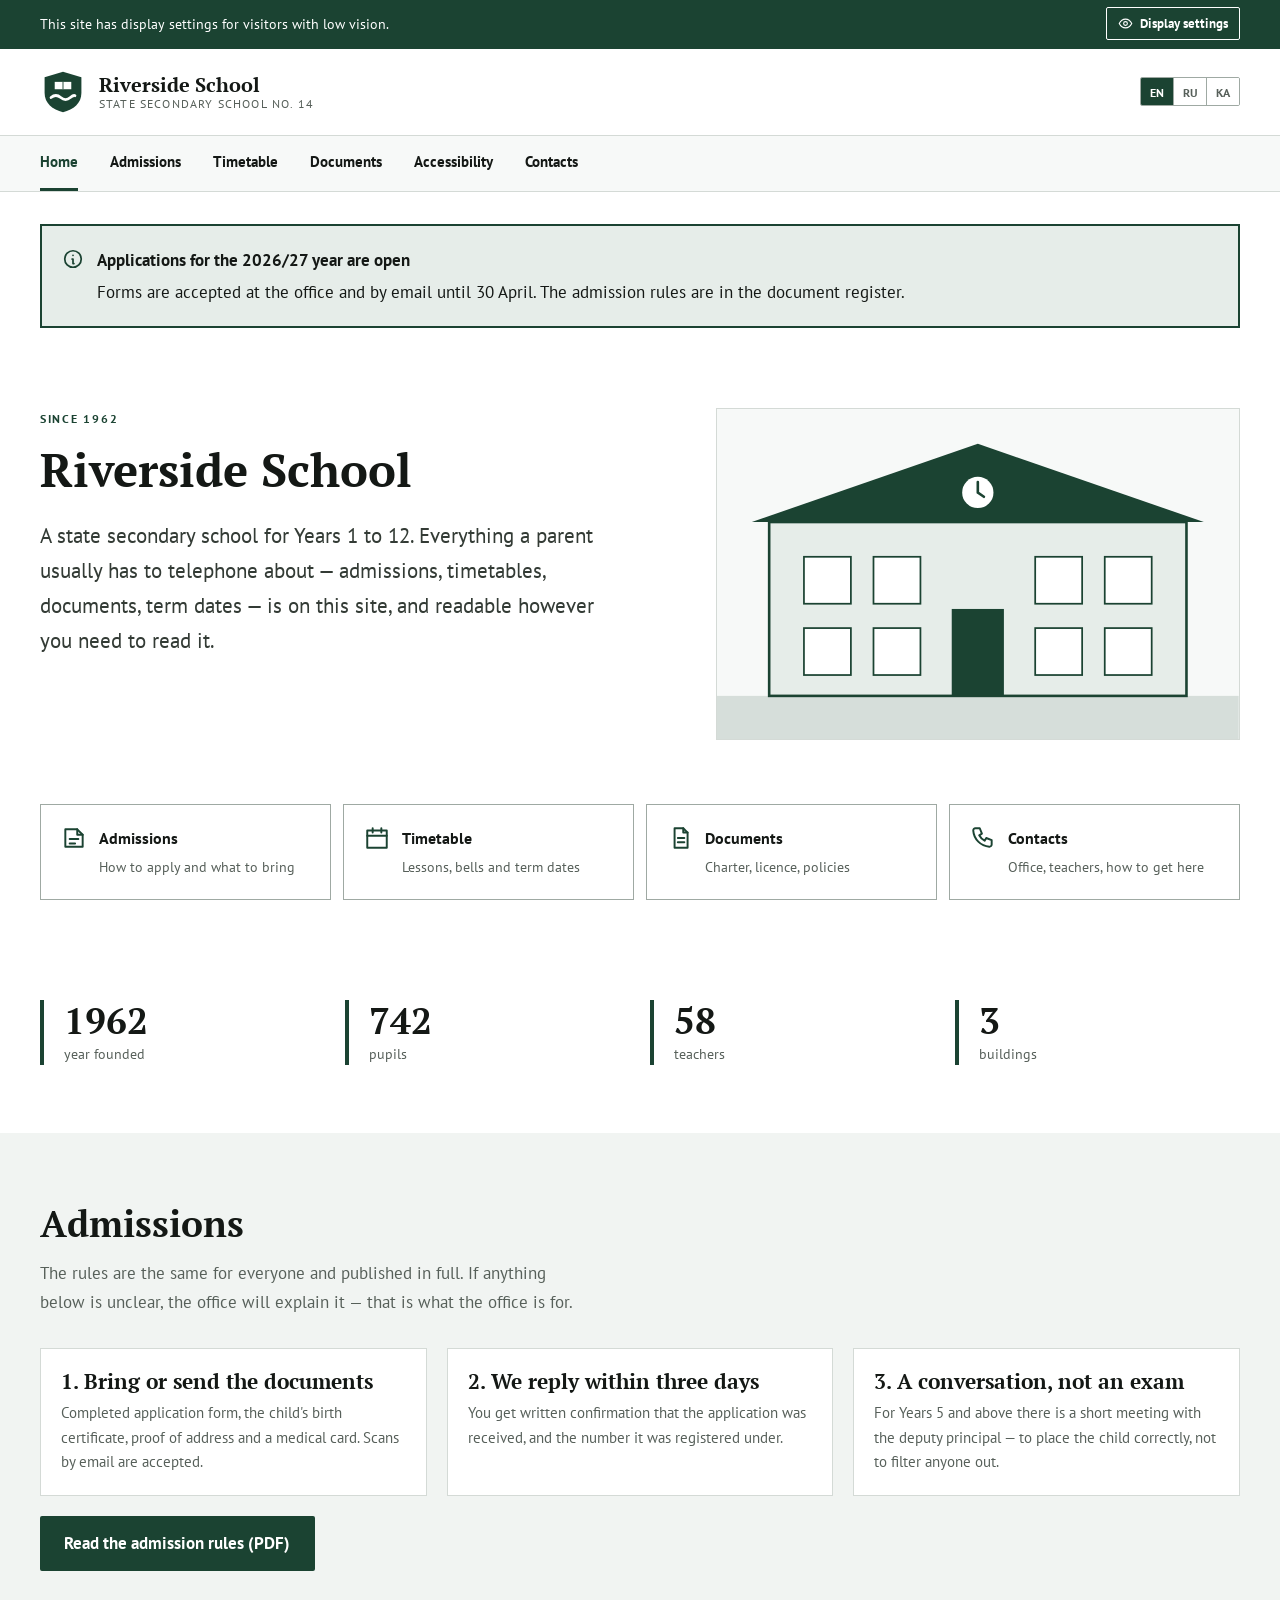
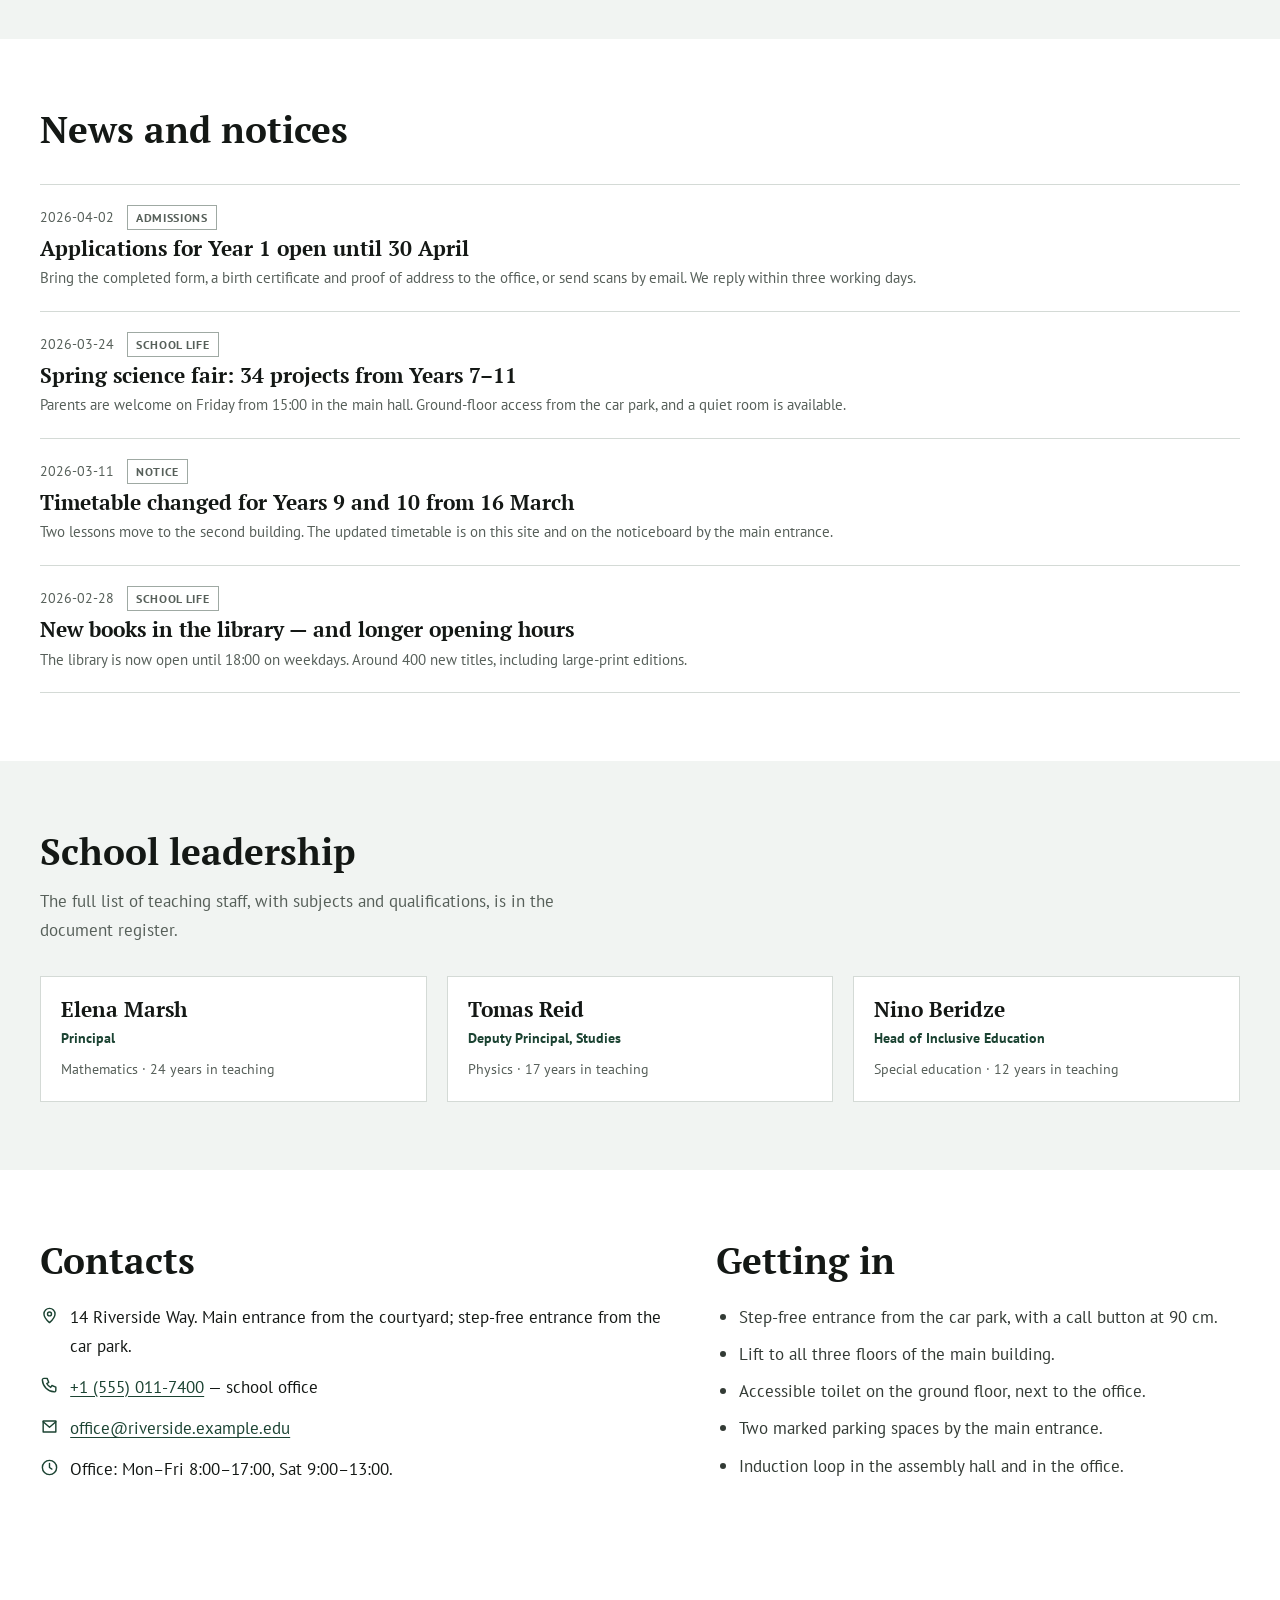
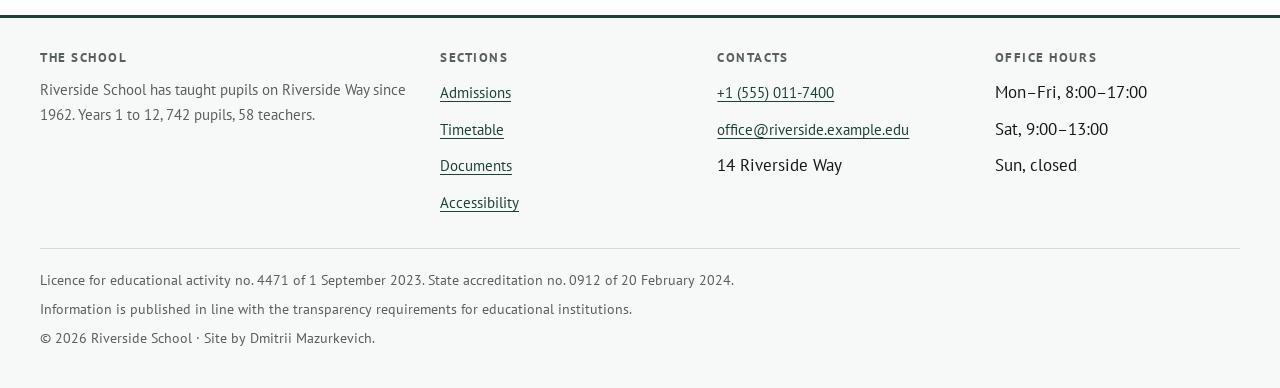
<file: index.html>
<!DOCTYPE html>
<html lang="en">
<head>
<meta charset="utf-8">
<meta name="viewport" content="width=device-width, initial-scale=1">
<title data-i18n="home.metaTitle">Riverside School — state secondary school no. 14</title>
<meta name="description" data-i18n-attr="content:home.metaDesc" content="Riverside School: admissions, timetable, documents, staff and contacts. An accessible site with display settings for visitors with low vision.">
<meta name="theme-color" content="#1B4332">
<link rel="canonical" href="https://dmitrii-mazurkevich.github.io/accessible-school-website/">
<link rel="alternate" hreflang="en" href="https://dmitrii-mazurkevich.github.io/accessible-school-website/?lang=en">
<link rel="alternate" hreflang="ru" href="https://dmitrii-mazurkevich.github.io/accessible-school-website/?lang=ru">
<link rel="alternate" hreflang="ka" href="https://dmitrii-mazurkevich.github.io/accessible-school-website/?lang=ka">
<link rel="icon" href="data:image/svg+xml,%3Csvg xmlns='http://www.w3.org/2000/svg' viewBox='0 0 100 100'%3E%3Crect width='100' height='100' fill='%231B4332'/%3E%3Cpath d='M20 62c8-7 16-7 24 0s16 7 24 0 12-5 12-5' stroke='%23fff' stroke-width='7' fill='none' stroke-linecap='round'/%3E%3Cpath d='M30 24h40v18H30z' fill='%23fff'/%3E%3C/svg%3E">
<link rel="preconnect" href="https://fonts.googleapis.com">
<link rel="preconnect" href="https://fonts.gstatic.com" crossorigin>
<link rel="stylesheet" href="https://fonts.googleapis.com/css2?family=PT+Serif:wght@400;700&family=PT+Sans:wght@400;700&family=Noto+Sans+Georgian:wght@400;700&family=Noto+Serif+Georgian:wght@400;700&display=swap">
<link rel="stylesheet" href="assets/css/main.css">
<script>
/* Language and display settings are restored before the first paint, so a
   visitor who needs large white-on-black text never sees the default scheme. */
(function () {
  var d = document.documentElement, langs = ['en', 'ru', 'ka'], lang = null;
  var p = location.search.match(/[?&]lang=([a-z]{2})/i);
  if (p && langs.indexOf(p[1].toLowerCase()) > -1) lang = p[1].toLowerCase();
  if (!lang) { try { var s = localStorage.getItem('rs-lang'); if (langs.indexOf(s) > -1) lang = s; } catch (e) {} }
  if (!lang) {
    lang = 'en';
  }
  d.setAttribute('data-lang', lang);
  if (lang !== 'en') { d.className += ' i18n-pending'; setTimeout(function () { d.classList.remove('i18n-pending'); }, 1200); }

  try {
    var a = JSON.parse(localStorage.getItem('rs-a11y') || '{}');
    if (a.size && a.size !== 'normal') d.setAttribute('data-a11y-size', a.size);
    if (a.scheme && a.scheme !== 'normal') d.setAttribute('data-a11y-scheme', a.scheme);
    if (a.spacing && a.spacing !== 'normal') d.setAttribute('data-a11y-spacing', a.spacing);
    if (a.images === 'off') d.setAttribute('data-a11y-images', 'off');
  } catch (e) {}
})();
</script>
<script type="application/ld+json">
{
  "@context": "https://schema.org",
  "@type": "School",
  "name": "Riverside School",
  "url": "https://dmitrii-mazurkevich.github.io/accessible-school-website/",
  "telephone": "+1-555-011-7400",
  "email": "office@riverside.example.edu",
  "foundingDate": "1962",
  "address": { "@type": "PostalAddress", "streetAddress": "14 Riverside Way" },
  "availableLanguage": ["en", "ru", "ka"]
}
</script>
</head>

<body>
<a class="skip-link" href="#main" data-i18n="nav.skip">Skip to content</a>

<div class="a11y-bar">
  <div class="container">
    <div class="a11y-bar__row">
      <span data-i18n="a11y.barIntro">This site has display settings for visitors with low vision.</span>
      <button class="a11y-btn" type="button" data-a11y-toggle aria-expanded="false" aria-controls="a11y-panel">
        <svg viewBox="0 0 24 24" fill="none" stroke="currentColor" stroke-width="1.8" stroke-linecap="round" stroke-linejoin="round" aria-hidden="true"><path d="M2 12s3.5-7 10-7 10 7 10 7-3.5 7-10 7-10-7-10-7z"/><circle cx="12" cy="12" r="3"/></svg>
        <span data-a11y-toggle-label data-i18n="a11y.panelOpen">Display settings</span>
      </button>
    </div>
  </div>
</div>

<section class="a11y-panel" id="a11y-panel" aria-label="Display settings" data-i18n-attr="aria-label:a11y.panelTitle" hidden>
  <div class="container">
    <div class="a11y-panel__grid">
      <fieldset>
        <legend data-i18n="a11y.size">Text size</legend>
        <div class="opt-row">
          <label class="opt opt--a1"><input type="radio" name="a11y-size" value="normal" checked><span>A</span></label>
          <label class="opt opt--a2"><input type="radio" name="a11y-size" value="large"><span>A</span></label>
          <label class="opt opt--a3"><input type="radio" name="a11y-size" value="xlarge"><span>A</span></label>
        </div>
      </fieldset>

      <fieldset>
        <legend data-i18n="a11y.colours">Colours</legend>
        <div class="opt-row">
          <label class="opt"><input type="radio" name="a11y-scheme" value="normal" checked><span data-i18n="a11y.schemeNormal">Normal</span></label>
          <label class="opt"><input type="radio" name="a11y-scheme" value="contrast"><span data-i18n="a11y.schemeContrast">High contrast</span></label>
          <label class="opt"><input type="radio" name="a11y-scheme" value="inverted"><span data-i18n="a11y.schemeInverted">White on black</span></label>
        </div>
      </fieldset>

      <fieldset>
        <legend data-i18n="a11y.spacing">Letter spacing</legend>
        <div class="opt-row">
          <label class="opt"><input type="radio" name="a11y-spacing" value="normal" checked><span data-i18n="a11y.spacingNormal">Normal</span></label>
          <label class="opt"><input type="radio" name="a11y-spacing" value="wide"><span data-i18n="a11y.spacingWide">Wide</span></label>
        </div>
      </fieldset>

      <fieldset>
        <legend data-i18n="a11y.images">Images</legend>
        <div class="opt-row">
          <label class="opt"><input type="radio" name="a11y-images" value="on" checked><span data-i18n="a11y.imagesOn">Show</span></label>
          <label class="opt"><input type="radio" name="a11y-images" value="off"><span data-i18n="a11y.imagesOff">Hide</span></label>
        </div>
      </fieldset>
    </div>

    <div class="a11y-panel__foot">
      <button class="btn btn--outline" type="button" data-a11y-reset data-i18n="a11y.reset">Reset to default</button>
      <span data-i18n="a11y.saved">Your choice is remembered on this device and applies to every page.</span>
    </div>
  </div>
</section>

<p class="visually-hidden" id="a11y-live" role="status" aria-live="polite"></p>

<header class="site-header">
  <div class="container">
    <div class="masthead">
      <a class="crest" href="index.html">
        <svg class="crest__art" viewBox="0 0 100 100" role="img" aria-label="Riverside School crest">
          <path d="M50 6 90 18v34c0 22-17 36-40 42C27 88 10 74 10 52V18z" fill="var(--accent)"/>
          <path d="M24 62c7-6 14-6 21 0s14 6 21 0 10-4 10-4" stroke="var(--accent-ink)" stroke-width="6" fill="none" stroke-linecap="round"/>
          <rect x="32" y="28" width="36" height="16" fill="var(--accent-ink)"/>
          <path d="M50 28v16" stroke="var(--accent)" stroke-width="2"/>
        </svg>
        <span class="crest__text">
          <span class="crest__name">Riverside School</span>
          <span class="crest__sub" data-i18n="crest.sub">State secondary school no. 14</span>
        </span>
      </a>
      <div class="masthead__actions">
        <div class="lang" role="group" aria-label="Language" data-i18n-attr="aria-label:nav.language">
          <button type="button" data-lang="en" aria-pressed="true">EN</button>
          <button type="button" data-lang="ru" aria-pressed="false">RU</button>
          <button type="button" data-lang="ka" aria-pressed="false">KA</button>
        </div>
        <button class="icon-btn nav-toggle" type="button" aria-expanded="false" aria-controls="mobile-menu" data-i18n-attr="aria-label:nav.menu" aria-label="Open menu">
          <svg viewBox="0 0 24 24" fill="none" stroke="currentColor" stroke-width="1.9" stroke-linecap="round" aria-hidden="true"><path d="M4 7h16M4 12h16M4 17h16"/></svg>
        </button>
      </div>
    </div>
  </div>

  <nav class="mainnav" aria-label="Main" data-i18n-attr="aria-label:nav.main">
    <div class="container">
      <ul>
        <li><a href="index.html" aria-current="page" data-i18n="nav.home">Home</a></li>
        <li><a href="index.html#admissions" data-i18n="nav.admissions">Admissions</a></li>
        <li><a href="timetable.html" data-i18n="nav.timetable">Timetable</a></li>
        <li><a href="documents.html" data-i18n="nav.documents">Documents</a></li>
        <li><a href="accessibility.html" data-i18n="nav.accessibility">Accessibility</a></li>
        <li><a href="index.html#contacts" data-i18n="nav.contacts">Contacts</a></li>
      </ul>
    </div>
  </nav>

  <div class="mobile-menu" id="mobile-menu">
    <div class="container">
    <a href="index.html" data-i18n="nav.home">Home</a>
    <a href="index.html#admissions" data-i18n="nav.admissions">Admissions</a>
    <a href="timetable.html" data-i18n="nav.timetable">Timetable</a>
    <a href="documents.html" data-i18n="nav.documents">Documents</a>
    <a href="accessibility.html" data-i18n="nav.accessibility">Accessibility</a>
    <a href="index.html#contacts" data-i18n="nav.contacts">Contacts</a>
    </div>
  </div>
</header>

<main id="main">

  <div class="container section--tight">
    <div class="notice">
      <svg viewBox="0 0 24 24" fill="none" stroke="currentColor" stroke-width="1.9" stroke-linecap="round" stroke-linejoin="round" aria-hidden="true"><circle cx="12" cy="12" r="9"/><path d="M12 8h.01M11 12h1v5h1"/></svg>
      <p>
        <b data-i18n="home.noticeT">Applications for the 2026/27 year are open</b>
        <span data-i18n="home.noticeB">Forms are accepted at the office and by email until 30 April. The admission rules are in the document register.</span>
      </p>
    </div>
  </div>

  <section class="hero">
    <div class="container">
      <div class="hero__grid">
        <div>
          <span class="eyebrow" data-i18n="home.eyebrow">Since 1962</span>
          <h1 class="hero__title" data-i18n="home.title">Riverside School</h1>
          <p class="hero__lede" data-i18n="home.lede">
            A state secondary school for Years 1 to 12. Everything a parent usually has to
            telephone about — admissions, timetables, documents, term dates — is on this site,
            and readable however you need to read it.
          </p>
        </div>
        <div class="illus">
          <svg viewBox="0 0 600 380" role="img" aria-label="Illustration of the school building">
            <rect width="600" height="380" fill="var(--surface-2)"/>
            <rect x="60" y="130" width="480" height="200" fill="var(--accent-soft)" stroke="var(--accent)" stroke-width="3"/>
            <path d="M40 130 300 40l260 90z" fill="var(--accent)"/>
            <rect x="270" y="230" width="60" height="100" fill="var(--accent)"/>
            <g fill="var(--surface)" stroke="var(--accent)" stroke-width="2">
              <rect x="100" y="170" width="54" height="54"/><rect x="180" y="170" width="54" height="54"/>
              <rect x="366" y="170" width="54" height="54"/><rect x="446" y="170" width="54" height="54"/>
              <rect x="100" y="252" width="54" height="54"/><rect x="180" y="252" width="54" height="54"/>
              <rect x="366" y="252" width="54" height="54"/><rect x="446" y="252" width="54" height="54"/>
            </g>
            <rect x="0" y="330" width="600" height="50" fill="var(--accent)" opacity=".15"/>
            <circle cx="300" cy="96" r="18" fill="var(--surface)"/>
            <path d="M300 84v12l7 5" stroke="var(--accent)" stroke-width="3" fill="none" stroke-linecap="round"/>
          </svg>
        </div>
      </div>
    </div>
  </section>

  <section class="section--tight">
    <div class="container">
      <h2 class="visually-hidden" data-i18n="home.quickTitle">Frequently used pages</h2>
      <div class="quick">
        <a href="#admissions">
          <svg viewBox="0 0 24 24" fill="none" stroke="currentColor" stroke-width="1.8" stroke-linecap="round" stroke-linejoin="round" aria-hidden="true"><path d="M4 4h11l5 5v11H4z"/><path d="M15 4v5h5M8 13h8M8 17h5"/></svg>
          <span><b data-i18n="nav.admissions">Admissions</b><span data-i18n="quick.admissions">How to apply and what to bring</span></span>
        </a>
        <a href="timetable.html">
          <svg viewBox="0 0 24 24" fill="none" stroke="currentColor" stroke-width="1.8" stroke-linecap="round" stroke-linejoin="round" aria-hidden="true"><rect x="3" y="5" width="18" height="16"/><path d="M3 10h18M8 3v4M16 3v4"/></svg>
          <span><b data-i18n="nav.timetable">Timetable</b><span data-i18n="quick.timetable">Lessons, bells and term dates</span></span>
        </a>
        <a href="documents.html">
          <svg viewBox="0 0 24 24" fill="none" stroke="currentColor" stroke-width="1.8" stroke-linecap="round" stroke-linejoin="round" aria-hidden="true"><path d="M7 3h8l4 4v14H7z"/><path d="M15 3v4h4M10 12h6M10 16h6"/></svg>
          <span><b data-i18n="nav.documents">Documents</b><span data-i18n="quick.documents">Charter, licence, policies</span></span>
        </a>
        <a href="#contacts">
          <svg viewBox="0 0 24 24" fill="none" stroke="currentColor" stroke-width="1.8" stroke-linecap="round" stroke-linejoin="round" aria-hidden="true"><path d="M5 3h4l2 5-2.5 1.5a12 12 0 0 0 5 5L15 12l5 2v4a2 2 0 0 1-2.2 2A16 16 0 0 1 3 5.2 2 2 0 0 1 5 3z"/></svg>
          <span><b data-i18n="nav.contacts">Contacts</b><span data-i18n="quick.contacts">Office, teachers, how to get here</span></span>
        </a>
      </div>
    </div>
  </section>

  <section class="section">
    <div class="container">
      <div class="facts">
        <div class="fact"><div class="fact__value">1962</div><div class="fact__label" data-i18n="fact.founded">year founded</div></div>
        <div class="fact"><div class="fact__value">742</div><div class="fact__label" data-i18n="fact.pupils">pupils</div></div>
        <div class="fact"><div class="fact__value">58</div><div class="fact__label" data-i18n="fact.teachers">teachers</div></div>
        <div class="fact"><div class="fact__value">3</div><div class="fact__label" data-i18n="fact.buildings">buildings</div></div>
      </div>
    </div>
  </section>

  <section class="section section--alt" id="admissions">
    <div class="container">
      <div class="section-head">
        <h2 class="section-title" data-i18n="adm.title">Admissions</h2>
        <p class="section-lede" data-i18n="adm.lede">
          The rules are the same for everyone and published in full. If anything below is
          unclear, the office will explain it — that is what the office is for.
        </p>
      </div>

      <div class="grid grid--3">
        <div class="card">
          <h3 data-i18n="adm.1t">1. Bring or send the documents</h3>
          <p data-i18n="adm.1d">Completed application form, the child's birth certificate, proof of address and a medical card. Scans by email are accepted.</p>
        </div>
        <div class="card">
          <h3 data-i18n="adm.2t">2. We reply within three days</h3>
          <p data-i18n="adm.2d">You get written confirmation that the application was received, and the number it was registered under.</p>
        </div>
        <div class="card">
          <h3 data-i18n="adm.3t">3. A conversation, not an exam</h3>
          <p data-i18n="adm.3d">For Years 5 and above there is a short meeting with the deputy principal — to place the child correctly, not to filter anyone out.</p>
        </div>
      </div>

      <p class="mt-3">
        <a class="btn" href="documents.html#admissions" data-i18n="adm.cta">Read the admission rules (PDF)</a>
      </p>
    </div>
  </section>

  <section class="section">
    <div class="container">
      <div class="section-head">
        <h2 class="section-title" data-i18n="news.title">News and notices</h2>
      </div>
      <ul class="news">
        <li>
          <div class="news__meta">
            <time datetime="2026-04-02">2026-04-02</time>
            <span class="tag" data-i18n="news.tagAdmissions">Admissions</span>
          </div>
          <h3 data-i18n="news.1t">Applications for Year 1 open until 30 April</h3>
          <p data-i18n="news.1d">Bring the completed form, a birth certificate and proof of address to the office, or send scans by email. We reply within three working days.</p>
        </li>
        <li>
          <div class="news__meta">
            <time datetime="2026-03-24">2026-03-24</time>
            <span class="tag" data-i18n="news.tagLife">School life</span>
          </div>
          <h3 data-i18n="news.2t">Spring science fair: 34 projects from Years 7–11</h3>
          <p data-i18n="news.2d">Parents are welcome on Friday from 15:00 in the main hall. Ground-floor access from the car park, and a quiet room is available.</p>
        </li>
        <li>
          <div class="news__meta">
            <time datetime="2026-03-11">2026-03-11</time>
            <span class="tag" data-i18n="news.tagNotice">Notice</span>
          </div>
          <h3 data-i18n="news.3t">Timetable changed for Years 9 and 10 from 16 March</h3>
          <p data-i18n="news.3d">Two lessons move to the second building. The updated timetable is on this site and on the noticeboard by the main entrance.</p>
        </li>
        <li>
          <div class="news__meta">
            <time datetime="2026-02-28">2026-02-28</time>
            <span class="tag" data-i18n="news.tagLife">School life</span>
          </div>
          <h3 data-i18n="news.4t">New books in the library — and longer opening hours</h3>
          <p data-i18n="news.4d">The library is now open until 18:00 on weekdays. Around 400 new titles, including large-print editions.</p>
        </li>
      </ul>
    </div>
  </section>

  <section class="section section--alt">
    <div class="container">
      <div class="section-head">
        <h2 class="section-title" data-i18n="staff.title">School leadership</h2>
        <p class="section-lede" data-i18n="staff.lede">
          The full list of teaching staff, with subjects and qualifications, is in the document
          register.
        </p>
      </div>
      <div class="people">
        <div class="person">
          <h3 class="person__name">Elena Marsh</h3>
          <p class="person__role" data-i18n="staff.1r">Principal</p>
          <p class="person__meta" data-i18n="staff.1m">Mathematics · 24 years in teaching</p>
        </div>
        <div class="person">
          <h3 class="person__name">Tomas Reid</h3>
          <p class="person__role" data-i18n="staff.2r">Deputy Principal, Studies</p>
          <p class="person__meta" data-i18n="staff.2m">Physics · 17 years in teaching</p>
        </div>
        <div class="person">
          <h3 class="person__name">Nino Beridze</h3>
          <p class="person__role" data-i18n="staff.3r">Head of Inclusive Education</p>
          <p class="person__meta" data-i18n="staff.3m">Special education · 12 years in teaching</p>
        </div>
      </div>
    </div>
  </section>

  <section class="section" id="contacts">
    <div class="container">
      <div class="hero__grid">
        <div>
          <h2 class="section-title" data-i18n="contacts.title">Contacts</h2>
          <ul class="contact-list mt-3">
            <li>
              <svg viewBox="0 0 24 24" fill="none" stroke="currentColor" stroke-width="1.8" stroke-linecap="round" stroke-linejoin="round" aria-hidden="true"><path d="M12 21s7-6.3 7-11a7 7 0 1 0-14 0c0 4.7 7 11 7 11z"/><circle cx="12" cy="10" r="2.5"/></svg>
              <span data-i18n="contacts.address">14 Riverside Way. Main entrance from the courtyard; step-free entrance from the car park.</span>
            </li>
            <li>
              <svg viewBox="0 0 24 24" fill="none" stroke="currentColor" stroke-width="1.8" stroke-linecap="round" stroke-linejoin="round" aria-hidden="true"><path d="M5 3h4l2 5-2.5 1.5a12 12 0 0 0 5 5L15 12l5 2v4a2 2 0 0 1-2.2 2A16 16 0 0 1 3 5.2 2 2 0 0 1 5 3z"/></svg>
              <span><a href="tel:+15550117400">+1 (555) 011-7400</a> — <span data-i18n="contacts.office">school office</span></span>
            </li>
            <li>
              <svg viewBox="0 0 24 24" fill="none" stroke="currentColor" stroke-width="1.8" stroke-linecap="round" stroke-linejoin="round" aria-hidden="true"><path d="M4 5h16v14H4z"/><path d="m4 6 8 7 8-7"/></svg>
              <span><a href="mailto:office@riverside.example.edu">office@riverside.example.edu</a></span>
            </li>
            <li>
              <svg viewBox="0 0 24 24" fill="none" stroke="currentColor" stroke-width="1.8" stroke-linecap="round" stroke-linejoin="round" aria-hidden="true"><circle cx="12" cy="12" r="9"/><path d="M12 7v5l3 2"/></svg>
              <span data-i18n="contacts.hours">Office: Mon–Fri 8:00–17:00, Sat 9:00–13:00.</span>
            </li>
          </ul>
        </div>
        <div>
          <h2 class="section-title" data-i18n="contacts.accessTitle">Getting in</h2>
          <div class="prose mt-3">
            <ul>
              <li data-i18n="contacts.a1">Step-free entrance from the car park, with a call button at 90 cm.</li>
              <li data-i18n="contacts.a2">Lift to all three floors of the main building.</li>
              <li data-i18n="contacts.a3">Accessible toilet on the ground floor, next to the office.</li>
              <li data-i18n="contacts.a4">Two marked parking spaces by the main entrance.</li>
              <li data-i18n="contacts.a5">Induction loop in the assembly hall and in the office.</li>
            </ul>
          </div>
        </div>
      </div>
    </div>
  </section>

</main>

<footer class="site-footer">
  <div class="container">
    <div class="footer__grid">
      <div>
        <h2 data-i18n="foot.school">The school</h2>
        <p class="muted" style="font-size:.94rem" data-i18n="foot.about">
          Riverside School has taught pupils on Riverside Way since 1962. Years 1 to 12,
          742 pupils, 58 teachers.
        </p>
      </div>
      <div>
        <h2 data-i18n="foot.sections">Sections</h2>
        <ul>
          <li><a href="index.html#admissions" data-i18n="nav.admissions">Admissions</a></li>
          <li><a href="timetable.html" data-i18n="nav.timetable">Timetable</a></li>
          <li><a href="documents.html" data-i18n="nav.documents">Documents</a></li>
          <li><a href="accessibility.html" data-i18n="nav.accessibility">Accessibility</a></li>
        </ul>
      </div>
      <div>
        <h2 data-i18n="foot.contacts">Contacts</h2>
        <ul>
          <li><a href="tel:+15550117400">+1 (555) 011-7400</a></li>
          <li><a href="mailto:office@riverside.example.edu">office@riverside.example.edu</a></li>
          <li data-i18n="foot.address">14 Riverside Way</li>
        </ul>
      </div>
      <div>
        <h2 data-i18n="foot.hours">Office hours</h2>
        <ul>
          <li data-i18n="foot.hoursWeek">Mon–Fri, 8:00–17:00</li>
          <li data-i18n="foot.hoursSat">Sat, 9:00–13:00</li>
          <li data-i18n="foot.hoursSun">Sun, closed</li>
        </ul>
      </div>
    </div>
    <div class="footer__legal">
      <p data-i18n="foot.legal1">Licence for educational activity no. 4471 of 1 September 2023. State accreditation no. 0912 of 20 February 2024.</p>
      <p data-i18n="foot.legal2">Information is published in line with the transparency requirements for educational institutions.</p>
      <p>© <span data-year>2026</span> Riverside School · <span data-i18n="foot.demoNote">Site by Dmitrii Mazurkevich.</span></p>
    </div>
  </div>
</footer>

<script src="assets/js/i18n.js" defer></script>
<script src="assets/js/main.js" defer></script>
</body>
</html>
</file>
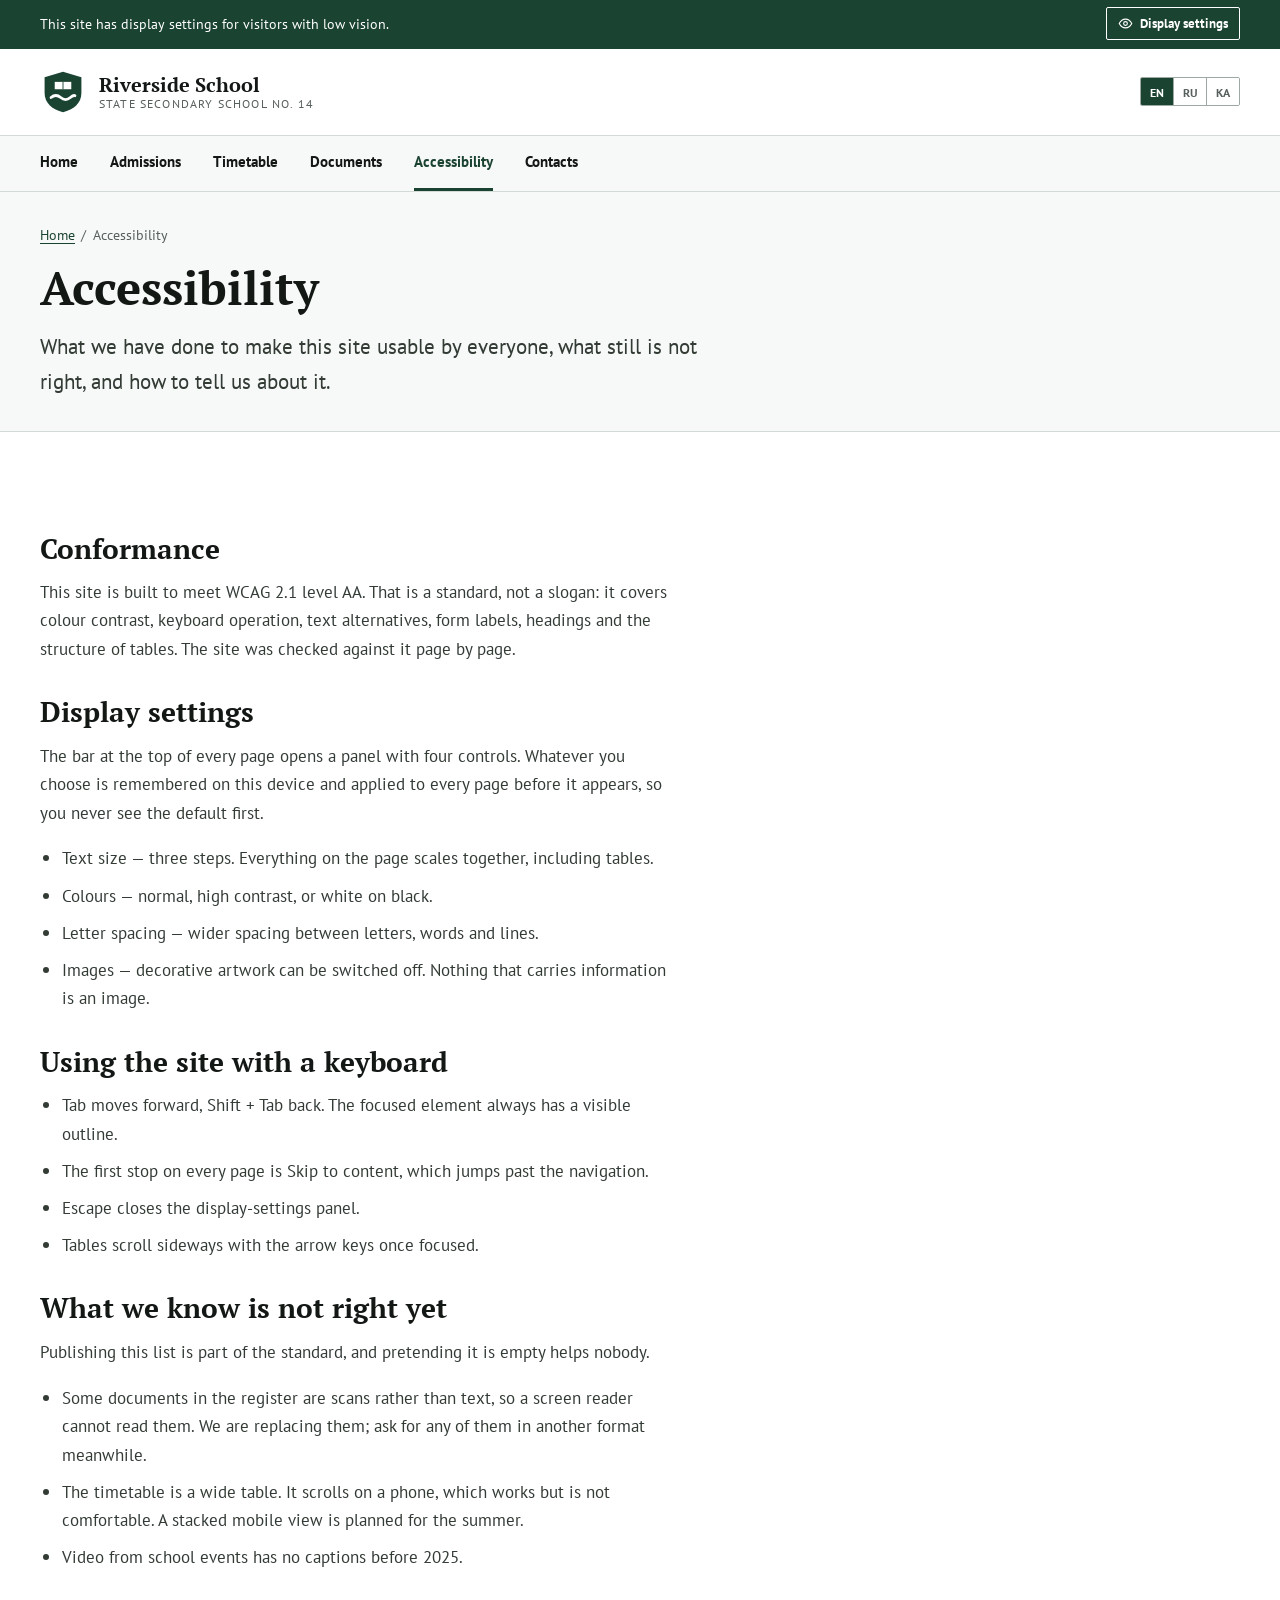
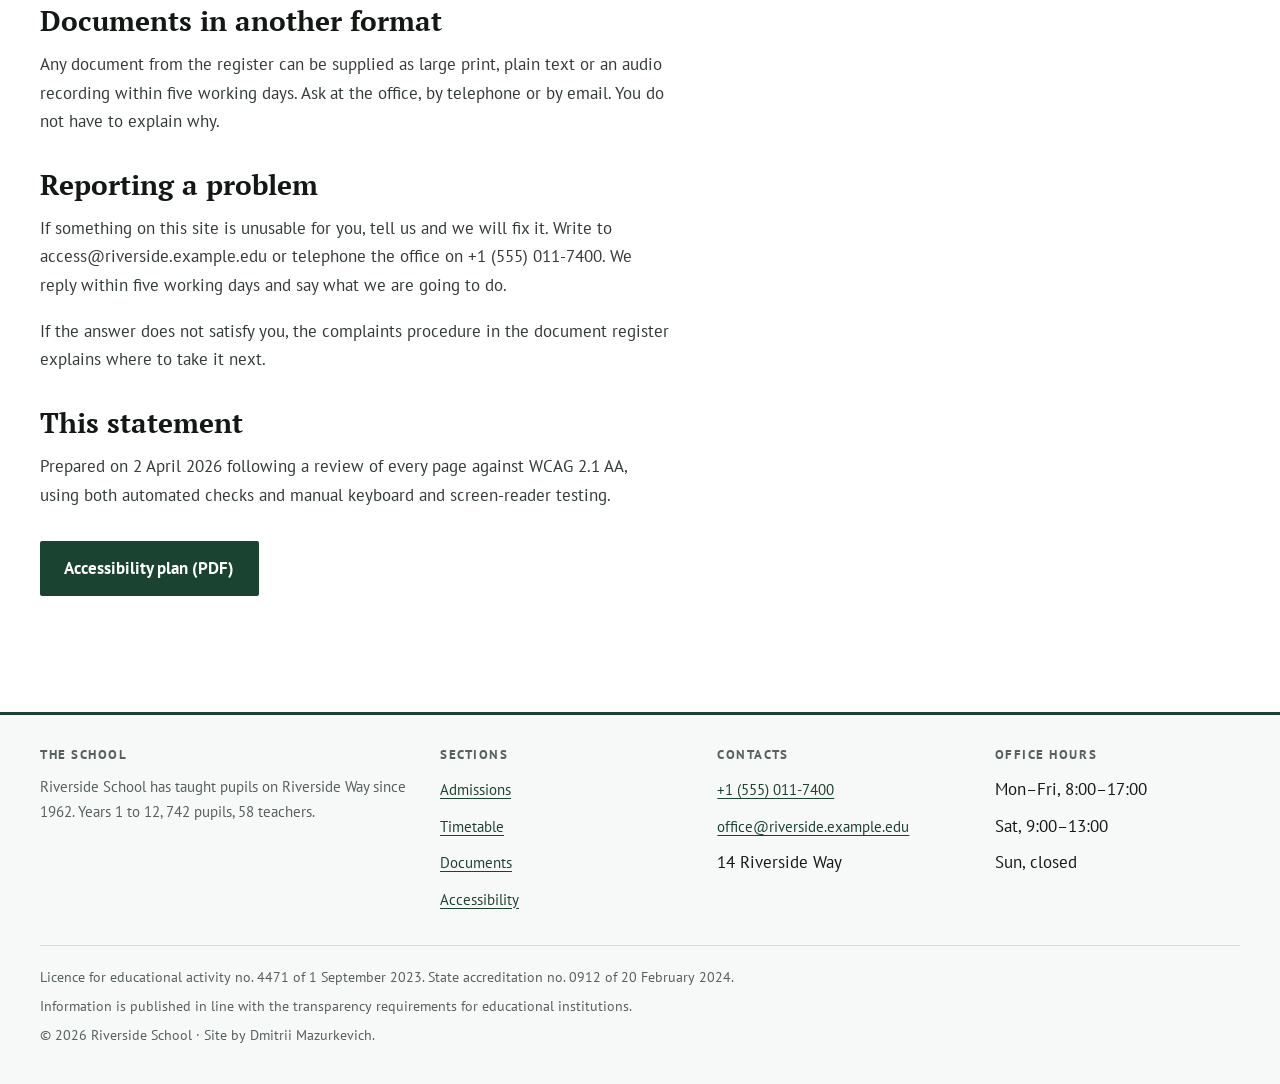
<file: accessibility.html>
<!DOCTYPE html>
<html lang="en">
<head>
<meta charset="utf-8">
<meta name="viewport" content="width=device-width, initial-scale=1">
<title data-i18n="ac.metaTitle">Accessibility — Riverside School</title>
<meta name="description" data-i18n-attr="content:ac.metaDesc" content="Accessibility statement for the Riverside School website: conformance, known issues, how to use the display settings and how to report a problem.">
<meta name="theme-color" content="#1B4332">
<link rel="canonical" href="https://dmitrii-mazurkevich.github.io/accessible-school-website/accessibility.html">
<link rel="alternate" hreflang="en" href="https://dmitrii-mazurkevich.github.io/accessible-school-website/accessibility.html?lang=en">
<link rel="alternate" hreflang="ru" href="https://dmitrii-mazurkevich.github.io/accessible-school-website/accessibility.html?lang=ru">
<link rel="alternate" hreflang="ka" href="https://dmitrii-mazurkevich.github.io/accessible-school-website/accessibility.html?lang=ka">
<link rel="icon" href="data:image/svg+xml,%3Csvg xmlns='http://www.w3.org/2000/svg' viewBox='0 0 100 100'%3E%3Crect width='100' height='100' fill='%231B4332'/%3E%3Cpath d='M20 62c8-7 16-7 24 0s16 7 24 0 12-5 12-5' stroke='%23fff' stroke-width='7' fill='none' stroke-linecap='round'/%3E%3Cpath d='M30 24h40v18H30z' fill='%23fff'/%3E%3C/svg%3E">
<link rel="preconnect" href="https://fonts.googleapis.com">
<link rel="preconnect" href="https://fonts.gstatic.com" crossorigin>
<link rel="stylesheet" href="https://fonts.googleapis.com/css2?family=PT+Serif:wght@400;700&family=PT+Sans:wght@400;700&family=Noto+Sans+Georgian:wght@400;700&family=Noto+Serif+Georgian:wght@400;700&display=swap">
<link rel="stylesheet" href="assets/css/main.css">
<script>
/* Language and display settings are restored before the first paint, so a
   visitor who needs large white-on-black text never sees the default scheme. */
(function () {
  var d = document.documentElement, langs = ['en', 'ru', 'ka'], lang = null;
  var p = location.search.match(/[?&]lang=([a-z]{2})/i);
  if (p && langs.indexOf(p[1].toLowerCase()) > -1) lang = p[1].toLowerCase();
  if (!lang) { try { var s = localStorage.getItem('rs-lang'); if (langs.indexOf(s) > -1) lang = s; } catch (e) {} }
  if (!lang) {
    lang = 'en';
  }
  d.setAttribute('data-lang', lang);
  if (lang !== 'en') { d.className += ' i18n-pending'; setTimeout(function () { d.classList.remove('i18n-pending'); }, 1200); }

  try {
    var a = JSON.parse(localStorage.getItem('rs-a11y') || '{}');
    if (a.size && a.size !== 'normal') d.setAttribute('data-a11y-size', a.size);
    if (a.scheme && a.scheme !== 'normal') d.setAttribute('data-a11y-scheme', a.scheme);
    if (a.spacing && a.spacing !== 'normal') d.setAttribute('data-a11y-spacing', a.spacing);
    if (a.images === 'off') d.setAttribute('data-a11y-images', 'off');
  } catch (e) {}
})();
</script>
</head>

<body>
<a class="skip-link" href="#main" data-i18n="nav.skip">Skip to content</a>

<div class="a11y-bar">
  <div class="container">
    <div class="a11y-bar__row">
      <span data-i18n="a11y.barIntro">This site has display settings for visitors with low vision.</span>
      <button class="a11y-btn" type="button" data-a11y-toggle aria-expanded="false" aria-controls="a11y-panel">
        <svg viewBox="0 0 24 24" fill="none" stroke="currentColor" stroke-width="1.8" stroke-linecap="round" stroke-linejoin="round" aria-hidden="true"><path d="M2 12s3.5-7 10-7 10 7 10 7-3.5 7-10 7-10-7-10-7z"/><circle cx="12" cy="12" r="3"/></svg>
        <span data-a11y-toggle-label data-i18n="a11y.panelOpen">Display settings</span>
      </button>
    </div>
  </div>
</div>

<section class="a11y-panel" id="a11y-panel" aria-label="Display settings" data-i18n-attr="aria-label:a11y.panelTitle" hidden>
  <div class="container">
    <div class="a11y-panel__grid">
      <fieldset>
        <legend data-i18n="a11y.size">Text size</legend>
        <div class="opt-row">
          <label class="opt opt--a1"><input type="radio" name="a11y-size" value="normal" checked><span>A</span></label>
          <label class="opt opt--a2"><input type="radio" name="a11y-size" value="large"><span>A</span></label>
          <label class="opt opt--a3"><input type="radio" name="a11y-size" value="xlarge"><span>A</span></label>
        </div>
      </fieldset>

      <fieldset>
        <legend data-i18n="a11y.colours">Colours</legend>
        <div class="opt-row">
          <label class="opt"><input type="radio" name="a11y-scheme" value="normal" checked><span data-i18n="a11y.schemeNormal">Normal</span></label>
          <label class="opt"><input type="radio" name="a11y-scheme" value="contrast"><span data-i18n="a11y.schemeContrast">High contrast</span></label>
          <label class="opt"><input type="radio" name="a11y-scheme" value="inverted"><span data-i18n="a11y.schemeInverted">White on black</span></label>
        </div>
      </fieldset>

      <fieldset>
        <legend data-i18n="a11y.spacing">Letter spacing</legend>
        <div class="opt-row">
          <label class="opt"><input type="radio" name="a11y-spacing" value="normal" checked><span data-i18n="a11y.spacingNormal">Normal</span></label>
          <label class="opt"><input type="radio" name="a11y-spacing" value="wide"><span data-i18n="a11y.spacingWide">Wide</span></label>
        </div>
      </fieldset>

      <fieldset>
        <legend data-i18n="a11y.images">Images</legend>
        <div class="opt-row">
          <label class="opt"><input type="radio" name="a11y-images" value="on" checked><span data-i18n="a11y.imagesOn">Show</span></label>
          <label class="opt"><input type="radio" name="a11y-images" value="off"><span data-i18n="a11y.imagesOff">Hide</span></label>
        </div>
      </fieldset>
    </div>

    <div class="a11y-panel__foot">
      <button class="btn btn--outline" type="button" data-a11y-reset data-i18n="a11y.reset">Reset to default</button>
      <span data-i18n="a11y.saved">Your choice is remembered on this device and applies to every page.</span>
    </div>
  </div>
</section>

<p class="visually-hidden" id="a11y-live" role="status" aria-live="polite"></p>

<header class="site-header">
  <div class="container">
    <div class="masthead">
      <a class="crest" href="index.html">
        <svg class="crest__art" viewBox="0 0 100 100" role="img" aria-label="Riverside School crest">
          <path d="M50 6 90 18v34c0 22-17 36-40 42C27 88 10 74 10 52V18z" fill="var(--accent)"/>
          <path d="M24 62c7-6 14-6 21 0s14 6 21 0 10-4 10-4" stroke="var(--accent-ink)" stroke-width="6" fill="none" stroke-linecap="round"/>
          <rect x="32" y="28" width="36" height="16" fill="var(--accent-ink)"/>
          <path d="M50 28v16" stroke="var(--accent)" stroke-width="2"/>
        </svg>
        <span class="crest__text">
          <span class="crest__name">Riverside School</span>
          <span class="crest__sub" data-i18n="crest.sub">State secondary school no. 14</span>
        </span>
      </a>
      <div class="masthead__actions">
        <div class="lang" role="group" aria-label="Language" data-i18n-attr="aria-label:nav.language">
          <button type="button" data-lang="en" aria-pressed="true">EN</button>
          <button type="button" data-lang="ru" aria-pressed="false">RU</button>
          <button type="button" data-lang="ka" aria-pressed="false">KA</button>
        </div>
        <button class="icon-btn nav-toggle" type="button" aria-expanded="false" aria-controls="mobile-menu" data-i18n-attr="aria-label:nav.menu" aria-label="Open menu">
          <svg viewBox="0 0 24 24" fill="none" stroke="currentColor" stroke-width="1.9" stroke-linecap="round" aria-hidden="true"><path d="M4 7h16M4 12h16M4 17h16"/></svg>
        </button>
      </div>
    </div>
  </div>

  <nav class="mainnav" aria-label="Main" data-i18n-attr="aria-label:nav.main">
    <div class="container">
      <ul>
        <li><a href="index.html" data-i18n="nav.home">Home</a></li>
        <li><a href="index.html#admissions" data-i18n="nav.admissions">Admissions</a></li>
        <li><a href="timetable.html" data-i18n="nav.timetable">Timetable</a></li>
        <li><a href="documents.html" data-i18n="nav.documents">Documents</a></li>
        <li><a href="accessibility.html" aria-current="page" data-i18n="nav.accessibility">Accessibility</a></li>
        <li><a href="index.html#contacts" data-i18n="nav.contacts">Contacts</a></li>
      </ul>
    </div>
  </nav>

  <div class="mobile-menu" id="mobile-menu">
    <div class="container">
    <a href="index.html" data-i18n="nav.home">Home</a>
    <a href="index.html#admissions" data-i18n="nav.admissions">Admissions</a>
    <a href="timetable.html" data-i18n="nav.timetable">Timetable</a>
    <a href="documents.html" data-i18n="nav.documents">Documents</a>
    <a href="accessibility.html" data-i18n="nav.accessibility">Accessibility</a>
    <a href="index.html#contacts" data-i18n="nav.contacts">Contacts</a>
    </div>
  </div>
</header>

<main id="main">

  <div class="page-head">
    <div class="container">
      <ul class="breadcrumb">
        <li><a href="index.html" data-i18n="nav.home">Home</a></li>
        <li data-i18n="nav.accessibility">Accessibility</li>
      </ul>
      <h1 class="page-head__title" data-i18n="ac.title">Accessibility</h1>
      <p class="page-head__lede" data-i18n="ac.lede">What we have done to make this site usable by everyone, what still is not right, and how to tell us about it.</p>
    </div>
  </div>

  <section class="section">
    <div class="container">
      <div class="prose">
        <h2 data-i18n="ac.h1">Conformance</h2>
        <p data-i18n="ac.p1">
          This site is built to meet WCAG 2.1 level AA. That is a standard, not a slogan: it
          covers colour contrast, keyboard operation, text alternatives, form labels, headings
          and the structure of tables. The site was checked against it page by page.
        </p>

        <h2 data-i18n="ac.h2">Display settings</h2>
        <p data-i18n="ac.p2">
          The bar at the top of every page opens a panel with four controls. Whatever you choose
          is remembered on this device and applied to every page before it appears, so you never
          see the default first.
        </p>
        <ul>
          <li data-i18n="ac.l1"><strong>Text size</strong> — three steps. Everything on the page scales together, including tables.</li>
          <li data-i18n="ac.l2"><strong>Colours</strong> — normal, high contrast, or white on black.</li>
          <li data-i18n="ac.l3"><strong>Letter spacing</strong> — wider spacing between letters, words and lines.</li>
          <li data-i18n="ac.l4"><strong>Images</strong> — decorative artwork can be switched off. Nothing that carries information is an image.</li>
        </ul>

        <h2 data-i18n="ac.h3">Using the site with a keyboard</h2>
        <ul>
          <li data-i18n="ac.k1"><strong>Tab</strong> moves forward, <strong>Shift + Tab</strong> back. The focused element always has a visible outline.</li>
          <li data-i18n="ac.k2">The first stop on every page is <strong>Skip to content</strong>, which jumps past the navigation.</li>
          <li data-i18n="ac.k3"><strong>Escape</strong> closes the display-settings panel.</li>
          <li data-i18n="ac.k4">Tables scroll sideways with the arrow keys once focused.</li>
        </ul>

        <h2 data-i18n="ac.h4">What we know is not right yet</h2>
        <p data-i18n="ac.p4">
          Publishing this list is part of the standard, and pretending it is empty helps nobody.
        </p>
        <ul>
          <li data-i18n="ac.i1">Some documents in the register are scans rather than text, so a screen reader cannot read them. We are replacing them; ask for any of them in another format meanwhile.</li>
          <li data-i18n="ac.i2">The timetable is a wide table. It scrolls on a phone, which works but is not comfortable. A stacked mobile view is planned for the summer.</li>
          <li data-i18n="ac.i3">Video from school events has no captions before 2025.</li>
        </ul>

        <h2 data-i18n="ac.h5">Documents in another format</h2>
        <p data-i18n="ac.p5">
          Any document from the register can be supplied as large print, plain text or an audio
          recording within five working days. Ask at the office, by telephone or by email. You
          do not have to explain why.
        </p>

        <h2 data-i18n="ac.h6">Reporting a problem</h2>
        <p data-i18n="ac.p6">
          If something on this site is unusable for you, tell us and we will fix it. Write to
          <a href="mailto:access@riverside.example.edu">access@riverside.example.edu</a> or
          telephone the office on <a href="tel:+15550117400">+1 (555) 011-7400</a>. We reply
          within five working days and say what we are going to do.
        </p>
        <p data-i18n="ac.p7">
          If the answer does not satisfy you, the complaints procedure in the document register
          explains where to take it next.
        </p>

        <h2 data-i18n="ac.h7">This statement</h2>
        <p data-i18n="ac.p8">
          Prepared on 2 April 2026 following a review of every page against WCAG 2.1 AA,
          using both automated checks and manual keyboard and screen-reader testing.
        </p>
      </div>

      <p class="mt-4">
        <a class="btn" href="documents.html#policies" data-i18n="ac.cta">Accessibility plan (PDF)</a>
      </p>
    </div>
  </section>

</main>

<footer class="site-footer">
  <div class="container">
    <div class="footer__grid">
      <div>
        <h2 data-i18n="foot.school">The school</h2>
        <p class="muted" style="font-size:.94rem" data-i18n="foot.about">
          Riverside School has taught pupils on Riverside Way since 1962. Years 1 to 12,
          742 pupils, 58 teachers.
        </p>
      </div>
      <div>
        <h2 data-i18n="foot.sections">Sections</h2>
        <ul>
          <li><a href="index.html#admissions" data-i18n="nav.admissions">Admissions</a></li>
          <li><a href="timetable.html" data-i18n="nav.timetable">Timetable</a></li>
          <li><a href="documents.html" data-i18n="nav.documents">Documents</a></li>
          <li><a href="accessibility.html" data-i18n="nav.accessibility">Accessibility</a></li>
        </ul>
      </div>
      <div>
        <h2 data-i18n="foot.contacts">Contacts</h2>
        <ul>
          <li><a href="tel:+15550117400">+1 (555) 011-7400</a></li>
          <li><a href="mailto:office@riverside.example.edu">office@riverside.example.edu</a></li>
          <li data-i18n="foot.address">14 Riverside Way</li>
        </ul>
      </div>
      <div>
        <h2 data-i18n="foot.hours">Office hours</h2>
        <ul>
          <li data-i18n="foot.hoursWeek">Mon–Fri, 8:00–17:00</li>
          <li data-i18n="foot.hoursSat">Sat, 9:00–13:00</li>
          <li data-i18n="foot.hoursSun">Sun, closed</li>
        </ul>
      </div>
    </div>
    <div class="footer__legal">
      <p data-i18n="foot.legal1">Licence for educational activity no. 4471 of 1 September 2023. State accreditation no. 0912 of 20 February 2024.</p>
      <p data-i18n="foot.legal2">Information is published in line with the transparency requirements for educational institutions.</p>
      <p>© <span data-year>2026</span> Riverside School · <span data-i18n="foot.demoNote">Site by Dmitrii Mazurkevich.</span></p>
    </div>
  </div>
</footer>

<script src="assets/js/i18n.js" defer></script>
<script src="assets/js/main.js" defer></script>
</body>
</html>
</file>
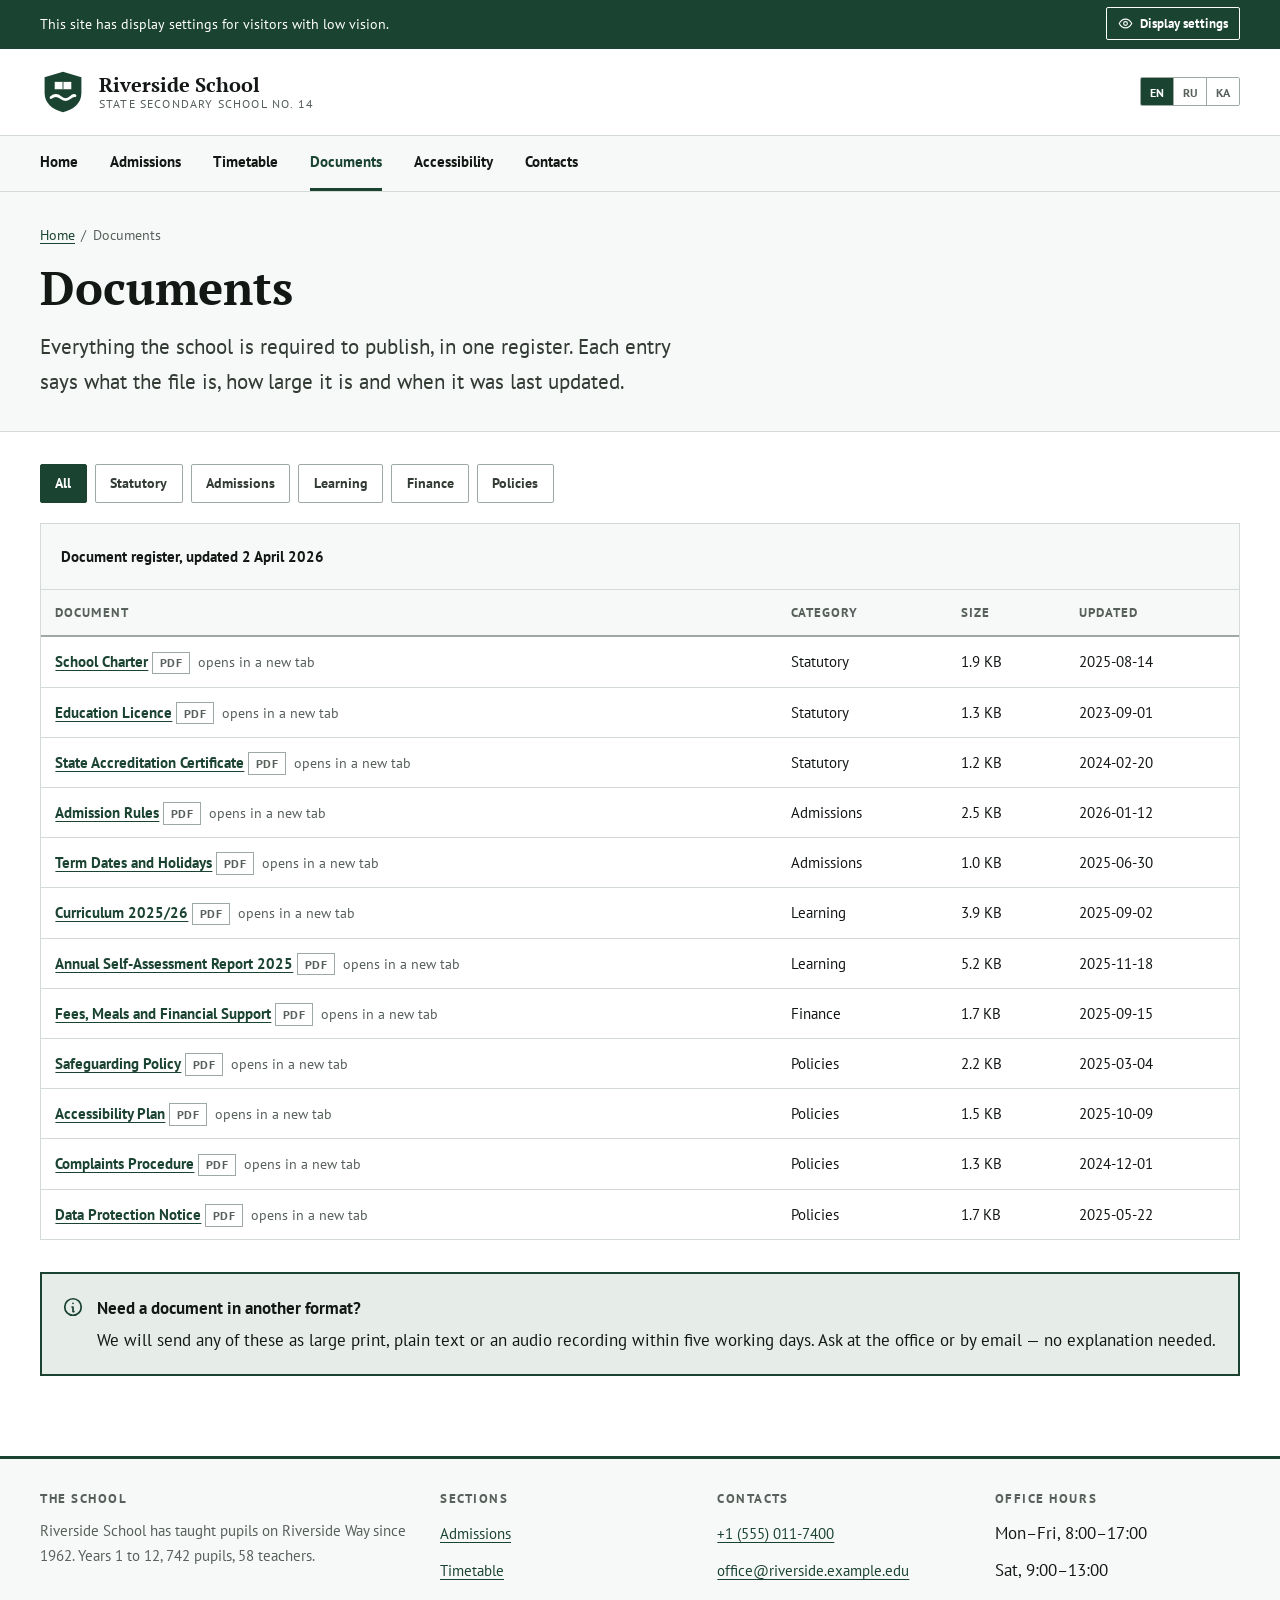
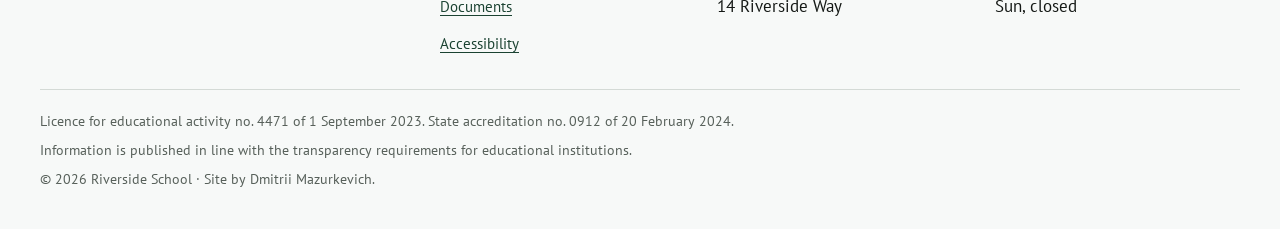
<file: documents.html>
<!DOCTYPE html>
<html lang="en">
<head>
<meta charset="utf-8">
<meta name="viewport" content="width=device-width, initial-scale=1">
<title data-i18n="docs.metaTitle">Documents — Riverside School</title>
<meta name="description" data-i18n-attr="content:docs.metaDesc" content="The school document register: charter, licence, accreditation, admission rules, curriculum, policies and reports. File type, size and date for every entry.">
<meta name="theme-color" content="#1B4332">
<link rel="canonical" href="https://dmitrii-mazurkevich.github.io/accessible-school-website/documents.html">
<link rel="alternate" hreflang="en" href="https://dmitrii-mazurkevich.github.io/accessible-school-website/documents.html?lang=en">
<link rel="alternate" hreflang="ru" href="https://dmitrii-mazurkevich.github.io/accessible-school-website/documents.html?lang=ru">
<link rel="alternate" hreflang="ka" href="https://dmitrii-mazurkevich.github.io/accessible-school-website/documents.html?lang=ka">
<link rel="icon" href="data:image/svg+xml,%3Csvg xmlns='http://www.w3.org/2000/svg' viewBox='0 0 100 100'%3E%3Crect width='100' height='100' fill='%231B4332'/%3E%3Cpath d='M20 62c8-7 16-7 24 0s16 7 24 0 12-5 12-5' stroke='%23fff' stroke-width='7' fill='none' stroke-linecap='round'/%3E%3Cpath d='M30 24h40v18H30z' fill='%23fff'/%3E%3C/svg%3E">
<link rel="preconnect" href="https://fonts.googleapis.com">
<link rel="preconnect" href="https://fonts.gstatic.com" crossorigin>
<link rel="stylesheet" href="https://fonts.googleapis.com/css2?family=PT+Serif:wght@400;700&family=PT+Sans:wght@400;700&family=Noto+Sans+Georgian:wght@400;700&family=Noto+Serif+Georgian:wght@400;700&display=swap">
<link rel="stylesheet" href="assets/css/main.css">
<script>
/* Language and display settings are restored before the first paint, so a
   visitor who needs large white-on-black text never sees the default scheme. */
(function () {
  var d = document.documentElement, langs = ['en', 'ru', 'ka'], lang = null;
  var p = location.search.match(/[?&]lang=([a-z]{2})/i);
  if (p && langs.indexOf(p[1].toLowerCase()) > -1) lang = p[1].toLowerCase();
  if (!lang) { try { var s = localStorage.getItem('rs-lang'); if (langs.indexOf(s) > -1) lang = s; } catch (e) {} }
  if (!lang) {
    lang = 'en';
  }
  d.setAttribute('data-lang', lang);
  if (lang !== 'en') { d.className += ' i18n-pending'; setTimeout(function () { d.classList.remove('i18n-pending'); }, 1200); }

  try {
    var a = JSON.parse(localStorage.getItem('rs-a11y') || '{}');
    if (a.size && a.size !== 'normal') d.setAttribute('data-a11y-size', a.size);
    if (a.scheme && a.scheme !== 'normal') d.setAttribute('data-a11y-scheme', a.scheme);
    if (a.spacing && a.spacing !== 'normal') d.setAttribute('data-a11y-spacing', a.spacing);
    if (a.images === 'off') d.setAttribute('data-a11y-images', 'off');
  } catch (e) {}
})();
</script>
</head>

<body>
<a class="skip-link" href="#main" data-i18n="nav.skip">Skip to content</a>

<div class="a11y-bar">
  <div class="container">
    <div class="a11y-bar__row">
      <span data-i18n="a11y.barIntro">This site has display settings for visitors with low vision.</span>
      <button class="a11y-btn" type="button" data-a11y-toggle aria-expanded="false" aria-controls="a11y-panel">
        <svg viewBox="0 0 24 24" fill="none" stroke="currentColor" stroke-width="1.8" stroke-linecap="round" stroke-linejoin="round" aria-hidden="true"><path d="M2 12s3.5-7 10-7 10 7 10 7-3.5 7-10 7-10-7-10-7z"/><circle cx="12" cy="12" r="3"/></svg>
        <span data-a11y-toggle-label data-i18n="a11y.panelOpen">Display settings</span>
      </button>
    </div>
  </div>
</div>

<section class="a11y-panel" id="a11y-panel" aria-label="Display settings" data-i18n-attr="aria-label:a11y.panelTitle" hidden>
  <div class="container">
    <div class="a11y-panel__grid">
      <fieldset>
        <legend data-i18n="a11y.size">Text size</legend>
        <div class="opt-row">
          <label class="opt opt--a1"><input type="radio" name="a11y-size" value="normal" checked><span>A</span></label>
          <label class="opt opt--a2"><input type="radio" name="a11y-size" value="large"><span>A</span></label>
          <label class="opt opt--a3"><input type="radio" name="a11y-size" value="xlarge"><span>A</span></label>
        </div>
      </fieldset>

      <fieldset>
        <legend data-i18n="a11y.colours">Colours</legend>
        <div class="opt-row">
          <label class="opt"><input type="radio" name="a11y-scheme" value="normal" checked><span data-i18n="a11y.schemeNormal">Normal</span></label>
          <label class="opt"><input type="radio" name="a11y-scheme" value="contrast"><span data-i18n="a11y.schemeContrast">High contrast</span></label>
          <label class="opt"><input type="radio" name="a11y-scheme" value="inverted"><span data-i18n="a11y.schemeInverted">White on black</span></label>
        </div>
      </fieldset>

      <fieldset>
        <legend data-i18n="a11y.spacing">Letter spacing</legend>
        <div class="opt-row">
          <label class="opt"><input type="radio" name="a11y-spacing" value="normal" checked><span data-i18n="a11y.spacingNormal">Normal</span></label>
          <label class="opt"><input type="radio" name="a11y-spacing" value="wide"><span data-i18n="a11y.spacingWide">Wide</span></label>
        </div>
      </fieldset>

      <fieldset>
        <legend data-i18n="a11y.images">Images</legend>
        <div class="opt-row">
          <label class="opt"><input type="radio" name="a11y-images" value="on" checked><span data-i18n="a11y.imagesOn">Show</span></label>
          <label class="opt"><input type="radio" name="a11y-images" value="off"><span data-i18n="a11y.imagesOff">Hide</span></label>
        </div>
      </fieldset>
    </div>

    <div class="a11y-panel__foot">
      <button class="btn btn--outline" type="button" data-a11y-reset data-i18n="a11y.reset">Reset to default</button>
      <span data-i18n="a11y.saved">Your choice is remembered on this device and applies to every page.</span>
    </div>
  </div>
</section>

<p class="visually-hidden" id="a11y-live" role="status" aria-live="polite"></p>

<header class="site-header">
  <div class="container">
    <div class="masthead">
      <a class="crest" href="index.html">
        <svg class="crest__art" viewBox="0 0 100 100" role="img" aria-label="Riverside School crest">
          <path d="M50 6 90 18v34c0 22-17 36-40 42C27 88 10 74 10 52V18z" fill="var(--accent)"/>
          <path d="M24 62c7-6 14-6 21 0s14 6 21 0 10-4 10-4" stroke="var(--accent-ink)" stroke-width="6" fill="none" stroke-linecap="round"/>
          <rect x="32" y="28" width="36" height="16" fill="var(--accent-ink)"/>
          <path d="M50 28v16" stroke="var(--accent)" stroke-width="2"/>
        </svg>
        <span class="crest__text">
          <span class="crest__name">Riverside School</span>
          <span class="crest__sub" data-i18n="crest.sub">State secondary school no. 14</span>
        </span>
      </a>
      <div class="masthead__actions">
        <div class="lang" role="group" aria-label="Language" data-i18n-attr="aria-label:nav.language">
          <button type="button" data-lang="en" aria-pressed="true">EN</button>
          <button type="button" data-lang="ru" aria-pressed="false">RU</button>
          <button type="button" data-lang="ka" aria-pressed="false">KA</button>
        </div>
        <button class="icon-btn nav-toggle" type="button" aria-expanded="false" aria-controls="mobile-menu" data-i18n-attr="aria-label:nav.menu" aria-label="Open menu">
          <svg viewBox="0 0 24 24" fill="none" stroke="currentColor" stroke-width="1.9" stroke-linecap="round" aria-hidden="true"><path d="M4 7h16M4 12h16M4 17h16"/></svg>
        </button>
      </div>
    </div>
  </div>

  <nav class="mainnav" aria-label="Main" data-i18n-attr="aria-label:nav.main">
    <div class="container">
      <ul>
        <li><a href="index.html" data-i18n="nav.home">Home</a></li>
        <li><a href="index.html#admissions" data-i18n="nav.admissions">Admissions</a></li>
        <li><a href="timetable.html" data-i18n="nav.timetable">Timetable</a></li>
        <li><a href="documents.html" aria-current="page" data-i18n="nav.documents">Documents</a></li>
        <li><a href="accessibility.html" data-i18n="nav.accessibility">Accessibility</a></li>
        <li><a href="index.html#contacts" data-i18n="nav.contacts">Contacts</a></li>
      </ul>
    </div>
  </nav>

  <div class="mobile-menu" id="mobile-menu">
    <div class="container">
    <a href="index.html" data-i18n="nav.home">Home</a>
    <a href="index.html#admissions" data-i18n="nav.admissions">Admissions</a>
    <a href="timetable.html" data-i18n="nav.timetable">Timetable</a>
    <a href="documents.html" data-i18n="nav.documents">Documents</a>
    <a href="accessibility.html" data-i18n="nav.accessibility">Accessibility</a>
    <a href="index.html#contacts" data-i18n="nav.contacts">Contacts</a>
    </div>
  </div>
</header>

<main id="main">

  <div class="page-head">
    <div class="container">
      <ul class="breadcrumb">
        <li><a href="index.html" data-i18n="nav.home">Home</a></li>
        <li data-i18n="nav.documents">Documents</li>
      </ul>
      <h1 class="page-head__title" data-i18n="docs.title">Documents</h1>
      <p class="page-head__lede" data-i18n="docs.lede">Everything the school is required to publish, in one register. Each entry says what the file is, how large it is and when it was last updated.</p>
    </div>
  </div>

  <section class="section--tight">
    <div class="container">
      <div class="filters" data-filter-group="table.docs tbody tr" role="group" aria-label="Filter by category" data-i18n-attr="aria-label:docs.filterLabel">
        <button type="button" data-filter="all" aria-pressed="true" data-i18n="docs.catAll">All</button>
        <button type="button" data-filter="statutory" aria-pressed="false" data-i18n="docs.catStatutory">Statutory</button>
        <button type="button" data-filter="admissions" aria-pressed="false" data-i18n="docs.catAdmissions">Admissions</button>
        <button type="button" data-filter="learning" aria-pressed="false" data-i18n="docs.catLearning">Learning</button>
        <button type="button" data-filter="finance" aria-pressed="false" data-i18n="docs.catFinance">Finance</button>
        <button type="button" data-filter="policies" aria-pressed="false" data-i18n="docs.catPolicies">Policies</button>
      </div>

      <div class="table-wrap">
        <table class="docs">
          <caption data-i18n="docs.caption">Document register, updated 2 April 2026</caption>
          <thead>
            <tr>
              <th scope="col" data-i18n="docs.thName">Document</th>
              <th scope="col" data-i18n="docs.thCategory">Category</th>
              <th scope="col" data-i18n="docs.thSize">Size</th>
              <th scope="col" data-i18n="docs.thUpdated">Updated</th>
            </tr>
          </thead>
          <tbody>
          <tr data-category="statutory">
            <td>
              <a class="doc-link" href="assets/docs/charter.pdf" target="_blank" rel="noopener" data-i18n="doc.charter">School Charter</a>
              <span class="doc-note"><span class="doc-type">PDF</span><span data-i18n="docs.opens">opens in a new tab</span></span>
            </td>
            <td data-i18n="docs.catStatutory">Statutory</td>
            <td>1.9 KB</td>
            <td><time datetime="2025-08-14">2025-08-14</time></td>
          </tr>
          <tr data-category="statutory">
            <td>
              <a class="doc-link" href="assets/docs/licence.pdf" target="_blank" rel="noopener" data-i18n="doc.licence">Education Licence</a>
              <span class="doc-note"><span class="doc-type">PDF</span><span data-i18n="docs.opens">opens in a new tab</span></span>
            </td>
            <td data-i18n="docs.catStatutory">Statutory</td>
            <td>1.3 KB</td>
            <td><time datetime="2023-09-01">2023-09-01</time></td>
          </tr>
          <tr data-category="statutory">
            <td>
              <a class="doc-link" href="assets/docs/accreditation.pdf" target="_blank" rel="noopener" data-i18n="doc.accreditation">State Accreditation Certificate</a>
              <span class="doc-note"><span class="doc-type">PDF</span><span data-i18n="docs.opens">opens in a new tab</span></span>
            </td>
            <td data-i18n="docs.catStatutory">Statutory</td>
            <td>1.2 KB</td>
            <td><time datetime="2024-02-20">2024-02-20</time></td>
          </tr>
          <tr data-category="admissions">
            <td>
              <a class="doc-link" href="assets/docs/admissions-rules.pdf" target="_blank" rel="noopener" data-i18n="doc.admissions">Admission Rules</a>
              <span class="doc-note"><span class="doc-type">PDF</span><span data-i18n="docs.opens">opens in a new tab</span></span>
            </td>
            <td data-i18n="docs.catAdmissions">Admissions</td>
            <td>2.5 KB</td>
            <td><time datetime="2026-01-12">2026-01-12</time></td>
          </tr>
          <tr data-category="admissions">
            <td>
              <a class="doc-link" href="assets/docs/term-dates.pdf" target="_blank" rel="noopener" data-i18n="doc.termDates">Term Dates and Holidays</a>
              <span class="doc-note"><span class="doc-type">PDF</span><span data-i18n="docs.opens">opens in a new tab</span></span>
            </td>
            <td data-i18n="docs.catAdmissions">Admissions</td>
            <td>1.0 KB</td>
            <td><time datetime="2025-06-30">2025-06-30</time></td>
          </tr>
          <tr data-category="learning">
            <td>
              <a class="doc-link" href="assets/docs/curriculum-2026.pdf" target="_blank" rel="noopener" data-i18n="doc.curriculum">Curriculum 2025/26</a>
              <span class="doc-note"><span class="doc-type">PDF</span><span data-i18n="docs.opens">opens in a new tab</span></span>
            </td>
            <td data-i18n="docs.catLearning">Learning</td>
            <td>3.9 KB</td>
            <td><time datetime="2025-09-02">2025-09-02</time></td>
          </tr>
          <tr data-category="learning">
            <td>
              <a class="doc-link" href="assets/docs/annual-report-2025.pdf" target="_blank" rel="noopener" data-i18n="doc.report">Annual Self-Assessment Report 2025</a>
              <span class="doc-note"><span class="doc-type">PDF</span><span data-i18n="docs.opens">opens in a new tab</span></span>
            </td>
            <td data-i18n="docs.catLearning">Learning</td>
            <td>5.2 KB</td>
            <td><time datetime="2025-11-18">2025-11-18</time></td>
          </tr>
          <tr data-category="finance">
            <td>
              <a class="doc-link" href="assets/docs/fees-and-support.pdf" target="_blank" rel="noopener" data-i18n="doc.fees">Fees, Meals and Financial Support</a>
              <span class="doc-note"><span class="doc-type">PDF</span><span data-i18n="docs.opens">opens in a new tab</span></span>
            </td>
            <td data-i18n="docs.catFinance">Finance</td>
            <td>1.7 KB</td>
            <td><time datetime="2025-09-15">2025-09-15</time></td>
          </tr>
          <tr data-category="policies">
            <td>
              <a class="doc-link" href="assets/docs/safeguarding-policy.pdf" target="_blank" rel="noopener" data-i18n="doc.safeguarding">Safeguarding Policy</a>
              <span class="doc-note"><span class="doc-type">PDF</span><span data-i18n="docs.opens">opens in a new tab</span></span>
            </td>
            <td data-i18n="docs.catPolicies">Policies</td>
            <td>2.2 KB</td>
            <td><time datetime="2025-03-04">2025-03-04</time></td>
          </tr>
          <tr data-category="policies">
            <td>
              <a class="doc-link" href="assets/docs/accessibility-plan.pdf" target="_blank" rel="noopener" data-i18n="doc.accessPlan">Accessibility Plan</a>
              <span class="doc-note"><span class="doc-type">PDF</span><span data-i18n="docs.opens">opens in a new tab</span></span>
            </td>
            <td data-i18n="docs.catPolicies">Policies</td>
            <td>1.5 KB</td>
            <td><time datetime="2025-10-09">2025-10-09</time></td>
          </tr>
          <tr data-category="policies">
            <td>
              <a class="doc-link" href="assets/docs/complaints-procedure.pdf" target="_blank" rel="noopener" data-i18n="doc.complaints">Complaints Procedure</a>
              <span class="doc-note"><span class="doc-type">PDF</span><span data-i18n="docs.opens">opens in a new tab</span></span>
            </td>
            <td data-i18n="docs.catPolicies">Policies</td>
            <td>1.3 KB</td>
            <td><time datetime="2024-12-01">2024-12-01</time></td>
          </tr>
          <tr data-category="policies">
            <td>
              <a class="doc-link" href="assets/docs/data-protection.pdf" target="_blank" rel="noopener" data-i18n="doc.dataProtection">Data Protection Notice</a>
              <span class="doc-note"><span class="doc-type">PDF</span><span data-i18n="docs.opens">opens in a new tab</span></span>
            </td>
            <td data-i18n="docs.catPolicies">Policies</td>
            <td>1.7 KB</td>
            <td><time datetime="2025-05-22">2025-05-22</time></td>
          </tr>
          </tbody>
        </table>
      </div>
      <p class="muted mt-2" data-filter-empty hidden></p>

      <div class="notice mt-4">
        <svg viewBox="0 0 24 24" fill="none" stroke="currentColor" stroke-width="1.9" stroke-linecap="round" stroke-linejoin="round" aria-hidden="true"><circle cx="12" cy="12" r="9"/><path d="M12 8h.01M11 12h1v5h1"/></svg>
        <p>
          <b data-i18n="docs.altT">Need a document in another format?</b>
          <span data-i18n="docs.altB">We will send any of these as large print, plain text or an audio recording within five working days. Ask at the office or by email — no explanation needed.</span>
        </p>
      </div>
    </div>
  </section>

</main>

<footer class="site-footer">
  <div class="container">
    <div class="footer__grid">
      <div>
        <h2 data-i18n="foot.school">The school</h2>
        <p class="muted" style="font-size:.94rem" data-i18n="foot.about">
          Riverside School has taught pupils on Riverside Way since 1962. Years 1 to 12,
          742 pupils, 58 teachers.
        </p>
      </div>
      <div>
        <h2 data-i18n="foot.sections">Sections</h2>
        <ul>
          <li><a href="index.html#admissions" data-i18n="nav.admissions">Admissions</a></li>
          <li><a href="timetable.html" data-i18n="nav.timetable">Timetable</a></li>
          <li><a href="documents.html" data-i18n="nav.documents">Documents</a></li>
          <li><a href="accessibility.html" data-i18n="nav.accessibility">Accessibility</a></li>
        </ul>
      </div>
      <div>
        <h2 data-i18n="foot.contacts">Contacts</h2>
        <ul>
          <li><a href="tel:+15550117400">+1 (555) 011-7400</a></li>
          <li><a href="mailto:office@riverside.example.edu">office@riverside.example.edu</a></li>
          <li data-i18n="foot.address">14 Riverside Way</li>
        </ul>
      </div>
      <div>
        <h2 data-i18n="foot.hours">Office hours</h2>
        <ul>
          <li data-i18n="foot.hoursWeek">Mon–Fri, 8:00–17:00</li>
          <li data-i18n="foot.hoursSat">Sat, 9:00–13:00</li>
          <li data-i18n="foot.hoursSun">Sun, closed</li>
        </ul>
      </div>
    </div>
    <div class="footer__legal">
      <p data-i18n="foot.legal1">Licence for educational activity no. 4471 of 1 September 2023. State accreditation no. 0912 of 20 February 2024.</p>
      <p data-i18n="foot.legal2">Information is published in line with the transparency requirements for educational institutions.</p>
      <p>© <span data-year>2026</span> Riverside School · <span data-i18n="foot.demoNote">Site by Dmitrii Mazurkevich.</span></p>
    </div>
  </div>
</footer>

<script src="assets/js/i18n.js" defer></script>
<script src="assets/js/main.js" defer></script>
</body>
</html>
</file>
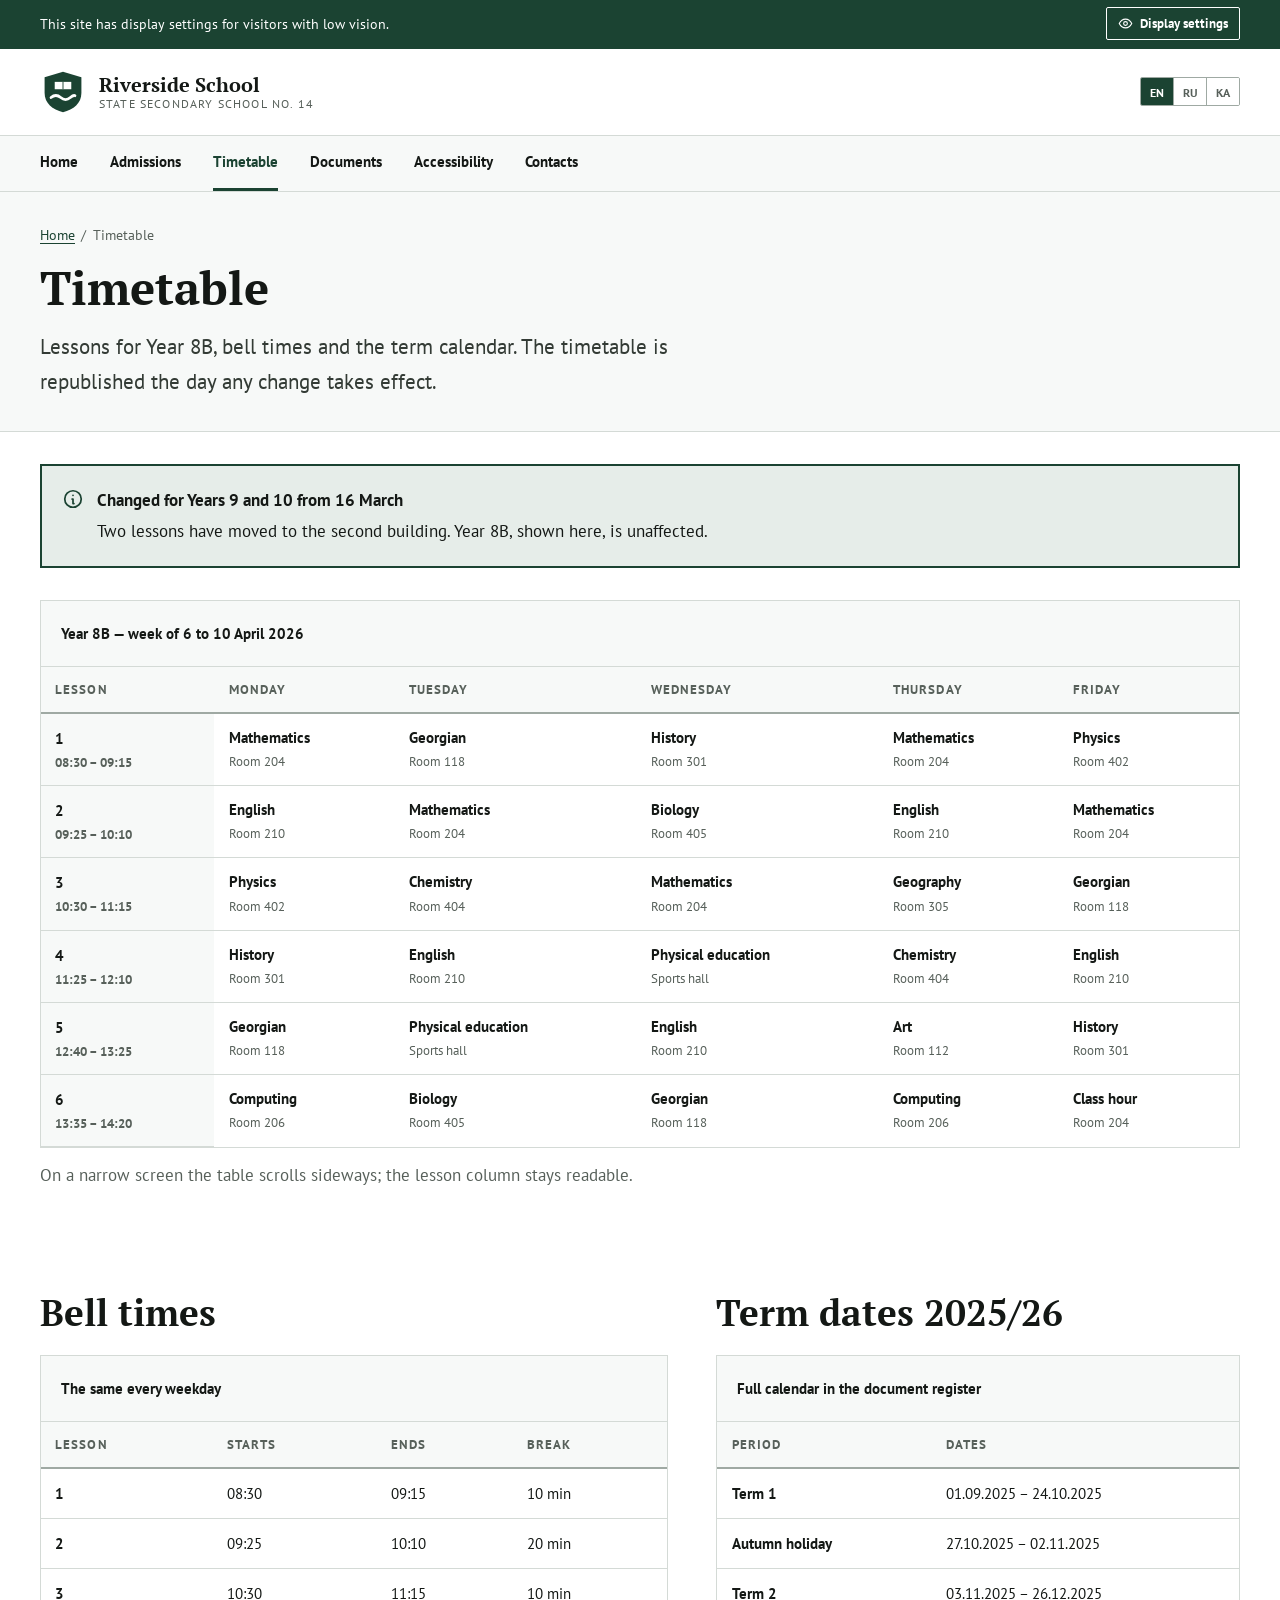
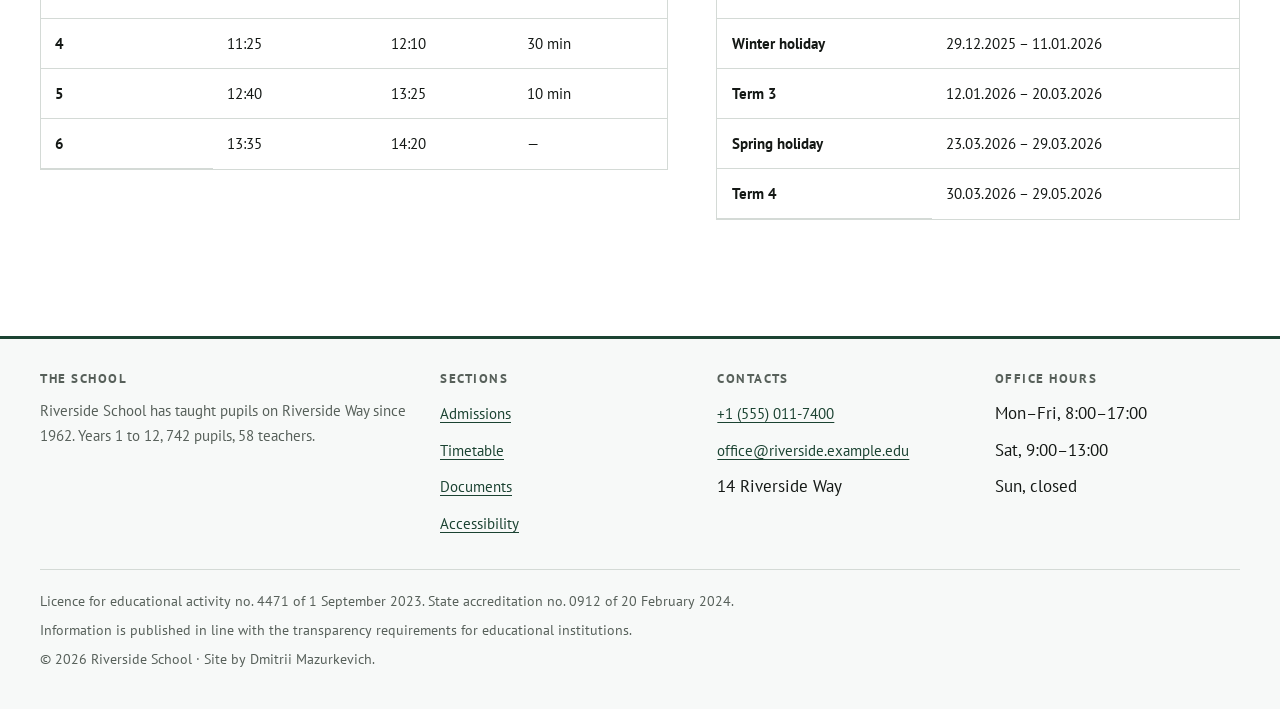
<file: timetable.html>
<!DOCTYPE html>
<html lang="en">
<head>
<meta charset="utf-8">
<meta name="viewport" content="width=device-width, initial-scale=1">
<title data-i18n="tt.metaTitle">Timetable — Riverside School</title>
<meta name="description" data-i18n-attr="content:tt.metaDesc" content="Lesson timetable, bell times and term dates for Riverside School. Readable on a phone and with a screen reader.">
<meta name="theme-color" content="#1B4332">
<link rel="canonical" href="https://dmitrii-mazurkevich.github.io/accessible-school-website/timetable.html">
<link rel="alternate" hreflang="en" href="https://dmitrii-mazurkevich.github.io/accessible-school-website/timetable.html?lang=en">
<link rel="alternate" hreflang="ru" href="https://dmitrii-mazurkevich.github.io/accessible-school-website/timetable.html?lang=ru">
<link rel="alternate" hreflang="ka" href="https://dmitrii-mazurkevich.github.io/accessible-school-website/timetable.html?lang=ka">
<link rel="icon" href="data:image/svg+xml,%3Csvg xmlns='http://www.w3.org/2000/svg' viewBox='0 0 100 100'%3E%3Crect width='100' height='100' fill='%231B4332'/%3E%3Cpath d='M20 62c8-7 16-7 24 0s16 7 24 0 12-5 12-5' stroke='%23fff' stroke-width='7' fill='none' stroke-linecap='round'/%3E%3Cpath d='M30 24h40v18H30z' fill='%23fff'/%3E%3C/svg%3E">
<link rel="preconnect" href="https://fonts.googleapis.com">
<link rel="preconnect" href="https://fonts.gstatic.com" crossorigin>
<link rel="stylesheet" href="https://fonts.googleapis.com/css2?family=PT+Serif:wght@400;700&family=PT+Sans:wght@400;700&family=Noto+Sans+Georgian:wght@400;700&family=Noto+Serif+Georgian:wght@400;700&display=swap">
<link rel="stylesheet" href="assets/css/main.css">
<script>
/* Language and display settings are restored before the first paint, so a
   visitor who needs large white-on-black text never sees the default scheme. */
(function () {
  var d = document.documentElement, langs = ['en', 'ru', 'ka'], lang = null;
  var p = location.search.match(/[?&]lang=([a-z]{2})/i);
  if (p && langs.indexOf(p[1].toLowerCase()) > -1) lang = p[1].toLowerCase();
  if (!lang) { try { var s = localStorage.getItem('rs-lang'); if (langs.indexOf(s) > -1) lang = s; } catch (e) {} }
  if (!lang) {
    lang = 'en';
  }
  d.setAttribute('data-lang', lang);
  if (lang !== 'en') { d.className += ' i18n-pending'; setTimeout(function () { d.classList.remove('i18n-pending'); }, 1200); }

  try {
    var a = JSON.parse(localStorage.getItem('rs-a11y') || '{}');
    if (a.size && a.size !== 'normal') d.setAttribute('data-a11y-size', a.size);
    if (a.scheme && a.scheme !== 'normal') d.setAttribute('data-a11y-scheme', a.scheme);
    if (a.spacing && a.spacing !== 'normal') d.setAttribute('data-a11y-spacing', a.spacing);
    if (a.images === 'off') d.setAttribute('data-a11y-images', 'off');
  } catch (e) {}
})();
</script>
</head>

<body>
<a class="skip-link" href="#main" data-i18n="nav.skip">Skip to content</a>

<div class="a11y-bar">
  <div class="container">
    <div class="a11y-bar__row">
      <span data-i18n="a11y.barIntro">This site has display settings for visitors with low vision.</span>
      <button class="a11y-btn" type="button" data-a11y-toggle aria-expanded="false" aria-controls="a11y-panel">
        <svg viewBox="0 0 24 24" fill="none" stroke="currentColor" stroke-width="1.8" stroke-linecap="round" stroke-linejoin="round" aria-hidden="true"><path d="M2 12s3.5-7 10-7 10 7 10 7-3.5 7-10 7-10-7-10-7z"/><circle cx="12" cy="12" r="3"/></svg>
        <span data-a11y-toggle-label data-i18n="a11y.panelOpen">Display settings</span>
      </button>
    </div>
  </div>
</div>

<section class="a11y-panel" id="a11y-panel" aria-label="Display settings" data-i18n-attr="aria-label:a11y.panelTitle" hidden>
  <div class="container">
    <div class="a11y-panel__grid">
      <fieldset>
        <legend data-i18n="a11y.size">Text size</legend>
        <div class="opt-row">
          <label class="opt opt--a1"><input type="radio" name="a11y-size" value="normal" checked><span>A</span></label>
          <label class="opt opt--a2"><input type="radio" name="a11y-size" value="large"><span>A</span></label>
          <label class="opt opt--a3"><input type="radio" name="a11y-size" value="xlarge"><span>A</span></label>
        </div>
      </fieldset>

      <fieldset>
        <legend data-i18n="a11y.colours">Colours</legend>
        <div class="opt-row">
          <label class="opt"><input type="radio" name="a11y-scheme" value="normal" checked><span data-i18n="a11y.schemeNormal">Normal</span></label>
          <label class="opt"><input type="radio" name="a11y-scheme" value="contrast"><span data-i18n="a11y.schemeContrast">High contrast</span></label>
          <label class="opt"><input type="radio" name="a11y-scheme" value="inverted"><span data-i18n="a11y.schemeInverted">White on black</span></label>
        </div>
      </fieldset>

      <fieldset>
        <legend data-i18n="a11y.spacing">Letter spacing</legend>
        <div class="opt-row">
          <label class="opt"><input type="radio" name="a11y-spacing" value="normal" checked><span data-i18n="a11y.spacingNormal">Normal</span></label>
          <label class="opt"><input type="radio" name="a11y-spacing" value="wide"><span data-i18n="a11y.spacingWide">Wide</span></label>
        </div>
      </fieldset>

      <fieldset>
        <legend data-i18n="a11y.images">Images</legend>
        <div class="opt-row">
          <label class="opt"><input type="radio" name="a11y-images" value="on" checked><span data-i18n="a11y.imagesOn">Show</span></label>
          <label class="opt"><input type="radio" name="a11y-images" value="off"><span data-i18n="a11y.imagesOff">Hide</span></label>
        </div>
      </fieldset>
    </div>

    <div class="a11y-panel__foot">
      <button class="btn btn--outline" type="button" data-a11y-reset data-i18n="a11y.reset">Reset to default</button>
      <span data-i18n="a11y.saved">Your choice is remembered on this device and applies to every page.</span>
    </div>
  </div>
</section>

<p class="visually-hidden" id="a11y-live" role="status" aria-live="polite"></p>

<header class="site-header">
  <div class="container">
    <div class="masthead">
      <a class="crest" href="index.html">
        <svg class="crest__art" viewBox="0 0 100 100" role="img" aria-label="Riverside School crest">
          <path d="M50 6 90 18v34c0 22-17 36-40 42C27 88 10 74 10 52V18z" fill="var(--accent)"/>
          <path d="M24 62c7-6 14-6 21 0s14 6 21 0 10-4 10-4" stroke="var(--accent-ink)" stroke-width="6" fill="none" stroke-linecap="round"/>
          <rect x="32" y="28" width="36" height="16" fill="var(--accent-ink)"/>
          <path d="M50 28v16" stroke="var(--accent)" stroke-width="2"/>
        </svg>
        <span class="crest__text">
          <span class="crest__name">Riverside School</span>
          <span class="crest__sub" data-i18n="crest.sub">State secondary school no. 14</span>
        </span>
      </a>
      <div class="masthead__actions">
        <div class="lang" role="group" aria-label="Language" data-i18n-attr="aria-label:nav.language">
          <button type="button" data-lang="en" aria-pressed="true">EN</button>
          <button type="button" data-lang="ru" aria-pressed="false">RU</button>
          <button type="button" data-lang="ka" aria-pressed="false">KA</button>
        </div>
        <button class="icon-btn nav-toggle" type="button" aria-expanded="false" aria-controls="mobile-menu" data-i18n-attr="aria-label:nav.menu" aria-label="Open menu">
          <svg viewBox="0 0 24 24" fill="none" stroke="currentColor" stroke-width="1.9" stroke-linecap="round" aria-hidden="true"><path d="M4 7h16M4 12h16M4 17h16"/></svg>
        </button>
      </div>
    </div>
  </div>

  <nav class="mainnav" aria-label="Main" data-i18n-attr="aria-label:nav.main">
    <div class="container">
      <ul>
        <li><a href="index.html" data-i18n="nav.home">Home</a></li>
        <li><a href="index.html#admissions" data-i18n="nav.admissions">Admissions</a></li>
        <li><a href="timetable.html" aria-current="page" data-i18n="nav.timetable">Timetable</a></li>
        <li><a href="documents.html" data-i18n="nav.documents">Documents</a></li>
        <li><a href="accessibility.html" data-i18n="nav.accessibility">Accessibility</a></li>
        <li><a href="index.html#contacts" data-i18n="nav.contacts">Contacts</a></li>
      </ul>
    </div>
  </nav>

  <div class="mobile-menu" id="mobile-menu">
    <div class="container">
    <a href="index.html" data-i18n="nav.home">Home</a>
    <a href="index.html#admissions" data-i18n="nav.admissions">Admissions</a>
    <a href="timetable.html" data-i18n="nav.timetable">Timetable</a>
    <a href="documents.html" data-i18n="nav.documents">Documents</a>
    <a href="accessibility.html" data-i18n="nav.accessibility">Accessibility</a>
    <a href="index.html#contacts" data-i18n="nav.contacts">Contacts</a>
    </div>
  </div>
</header>

<main id="main">

  <div class="page-head">
    <div class="container">
      <ul class="breadcrumb">
        <li><a href="index.html" data-i18n="nav.home">Home</a></li>
        <li data-i18n="nav.timetable">Timetable</li>
      </ul>
      <h1 class="page-head__title" data-i18n="tt.title">Timetable</h1>
      <p class="page-head__lede" data-i18n="tt.lede">Lessons for Year 8B, bell times and the term calendar. The timetable is republished the day any change takes effect.</p>
    </div>
  </div>

  <section class="section--tight">
    <div class="container">
      <div class="notice">
        <svg viewBox="0 0 24 24" fill="none" stroke="currentColor" stroke-width="1.9" stroke-linecap="round" stroke-linejoin="round" aria-hidden="true"><circle cx="12" cy="12" r="9"/><path d="M12 8h.01M11 12h1v5h1"/></svg>
        <p>
          <b data-i18n="tt.noticeT">Changed for Years 9 and 10 from 16 March</b>
          <span data-i18n="tt.noticeB">Two lessons have moved to the second building. Year 8B, shown here, is unaffected.</span>
        </p>
      </div>

      <div class="table-wrap mt-4">
        <table class="timetable">
          <caption data-i18n="tt.caption">Year 8B — week of 6 to 10 April 2026</caption>
          <thead>
            <tr>
              <th scope="col" data-i18n="tt.thLesson">Lesson</th>
              <th scope="col" data-i18n="day.mon">Monday</th>
              <th scope="col" data-i18n="day.tue">Tuesday</th>
              <th scope="col" data-i18n="day.wed">Wednesday</th>
              <th scope="col" data-i18n="day.thu">Thursday</th>
              <th scope="col" data-i18n="day.fri">Friday</th>
            </tr>
          </thead>
          <tbody>
          <tr>
            <th scope="row">1<span class="room">08:30 – 09:15</span></th>
            <td><span class="lesson" data-i18n="sub.maths">Mathematics</span><span class="room"><span data-i18n="room.room">Room</span> 204</span></td>
            <td><span class="lesson" data-i18n="sub.georgian">Georgian</span><span class="room"><span data-i18n="room.room">Room</span> 118</span></td>
            <td><span class="lesson" data-i18n="sub.history">History</span><span class="room"><span data-i18n="room.room">Room</span> 301</span></td>
            <td><span class="lesson" data-i18n="sub.maths">Mathematics</span><span class="room"><span data-i18n="room.room">Room</span> 204</span></td>
            <td><span class="lesson" data-i18n="sub.physics">Physics</span><span class="room"><span data-i18n="room.room">Room</span> 402</span></td>
          </tr>
          <tr>
            <th scope="row">2<span class="room">09:25 – 10:10</span></th>
            <td><span class="lesson" data-i18n="sub.english">English</span><span class="room"><span data-i18n="room.room">Room</span> 210</span></td>
            <td><span class="lesson" data-i18n="sub.maths">Mathematics</span><span class="room"><span data-i18n="room.room">Room</span> 204</span></td>
            <td><span class="lesson" data-i18n="sub.biology">Biology</span><span class="room"><span data-i18n="room.room">Room</span> 405</span></td>
            <td><span class="lesson" data-i18n="sub.english">English</span><span class="room"><span data-i18n="room.room">Room</span> 210</span></td>
            <td><span class="lesson" data-i18n="sub.maths">Mathematics</span><span class="room"><span data-i18n="room.room">Room</span> 204</span></td>
          </tr>
          <tr>
            <th scope="row">3<span class="room">10:30 – 11:15</span></th>
            <td><span class="lesson" data-i18n="sub.physics">Physics</span><span class="room"><span data-i18n="room.room">Room</span> 402</span></td>
            <td><span class="lesson" data-i18n="sub.chemistry">Chemistry</span><span class="room"><span data-i18n="room.room">Room</span> 404</span></td>
            <td><span class="lesson" data-i18n="sub.maths">Mathematics</span><span class="room"><span data-i18n="room.room">Room</span> 204</span></td>
            <td><span class="lesson" data-i18n="sub.geography">Geography</span><span class="room"><span data-i18n="room.room">Room</span> 305</span></td>
            <td><span class="lesson" data-i18n="sub.georgian">Georgian</span><span class="room"><span data-i18n="room.room">Room</span> 118</span></td>
          </tr>
          <tr>
            <th scope="row">4<span class="room">11:25 – 12:10</span></th>
            <td><span class="lesson" data-i18n="sub.history">History</span><span class="room"><span data-i18n="room.room">Room</span> 301</span></td>
            <td><span class="lesson" data-i18n="sub.english">English</span><span class="room"><span data-i18n="room.room">Room</span> 210</span></td>
            <td><span class="lesson" data-i18n="sub.pe">Physical education</span><span class="room" data-i18n="room.hall">Sports hall</span></td>
            <td><span class="lesson" data-i18n="sub.chemistry">Chemistry</span><span class="room"><span data-i18n="room.room">Room</span> 404</span></td>
            <td><span class="lesson" data-i18n="sub.english">English</span><span class="room"><span data-i18n="room.room">Room</span> 210</span></td>
          </tr>
          <tr>
            <th scope="row">5<span class="room">12:40 – 13:25</span></th>
            <td><span class="lesson" data-i18n="sub.georgian">Georgian</span><span class="room"><span data-i18n="room.room">Room</span> 118</span></td>
            <td><span class="lesson" data-i18n="sub.pe">Physical education</span><span class="room" data-i18n="room.hall">Sports hall</span></td>
            <td><span class="lesson" data-i18n="sub.english">English</span><span class="room"><span data-i18n="room.room">Room</span> 210</span></td>
            <td><span class="lesson" data-i18n="sub.art">Art</span><span class="room"><span data-i18n="room.room">Room</span> 112</span></td>
            <td><span class="lesson" data-i18n="sub.history">History</span><span class="room"><span data-i18n="room.room">Room</span> 301</span></td>
          </tr>
          <tr>
            <th scope="row">6<span class="room">13:35 – 14:20</span></th>
            <td><span class="lesson" data-i18n="sub.computing">Computing</span><span class="room"><span data-i18n="room.room">Room</span> 206</span></td>
            <td><span class="lesson" data-i18n="sub.biology">Biology</span><span class="room"><span data-i18n="room.room">Room</span> 405</span></td>
            <td><span class="lesson" data-i18n="sub.georgian">Georgian</span><span class="room"><span data-i18n="room.room">Room</span> 118</span></td>
            <td><span class="lesson" data-i18n="sub.computing">Computing</span><span class="room"><span data-i18n="room.room">Room</span> 206</span></td>
            <td><span class="lesson" data-i18n="sub.classHour">Class hour</span><span class="room"><span data-i18n="room.room">Room</span> 204</span></td>
          </tr>
          </tbody>
        </table>
      </div>
      <p class="muted mt-2" data-i18n="tt.scrollHint">On a narrow screen the table scrolls sideways; the lesson column stays readable.</p>
    </div>
  </section>

  <section class="section">
    <div class="container">
      <div class="hero__grid">
        <div>
          <h2 class="section-title" data-i18n="tt.bellsTitle">Bell times</h2>
          <div class="table-wrap mt-3">
            <table class="bells">
              <caption data-i18n="tt.bellsCaption">The same every weekday</caption>
              <thead>
                <tr>
                  <th scope="col" data-i18n="tt.thLesson">Lesson</th>
                  <th scope="col" data-i18n="tt.thStarts">Starts</th>
                  <th scope="col" data-i18n="tt.thEnds">Ends</th>
                  <th scope="col" data-i18n="tt.thBreak">Break</th>
                </tr>
              </thead>
              <tbody>
                <tr><th scope="row">1</th><td>08:30</td><td>09:15</td><td>10 <span data-i18n="tt.min">min</span></td></tr>
                <tr><th scope="row">2</th><td>09:25</td><td>10:10</td><td>20 <span data-i18n="tt.min">min</span></td></tr>
                <tr><th scope="row">3</th><td>10:30</td><td>11:15</td><td>10 <span data-i18n="tt.min">min</span></td></tr>
                <tr><th scope="row">4</th><td>11:25</td><td>12:10</td><td>30 <span data-i18n="tt.min">min</span></td></tr>
                <tr><th scope="row">5</th><td>12:40</td><td>13:25</td><td>10 <span data-i18n="tt.min">min</span></td></tr>
                <tr><th scope="row">6</th><td>13:35</td><td>14:20</td><td>—</td></tr>
              </tbody>
            </table>
          </div>
        </div>
        <div>
          <h2 class="section-title" data-i18n="tt.termsTitle">Term dates 2025/26</h2>
          <div class="table-wrap mt-3">
            <table>
              <caption data-i18n="tt.termsCaption">Full calendar in the document register</caption>
              <thead>
                <tr>
                  <th scope="col" data-i18n="tt.thPeriod">Period</th>
                  <th scope="col" data-i18n="tt.thDates">Dates</th>
                </tr>
              </thead>
              <tbody>
                <tr><th scope="row" data-i18n="tt.term1">Term 1</th><td>01.09.2025 – 24.10.2025</td></tr>
                <tr><th scope="row" data-i18n="tt.hol1">Autumn holiday</th><td>27.10.2025 – 02.11.2025</td></tr>
                <tr><th scope="row" data-i18n="tt.term2">Term 2</th><td>03.11.2025 – 26.12.2025</td></tr>
                <tr><th scope="row" data-i18n="tt.hol2">Winter holiday</th><td>29.12.2025 – 11.01.2026</td></tr>
                <tr><th scope="row" data-i18n="tt.term3">Term 3</th><td>12.01.2026 – 20.03.2026</td></tr>
                <tr><th scope="row" data-i18n="tt.hol3">Spring holiday</th><td>23.03.2026 – 29.03.2026</td></tr>
                <tr><th scope="row" data-i18n="tt.term4">Term 4</th><td>30.03.2026 – 29.05.2026</td></tr>
              </tbody>
            </table>
          </div>
        </div>
      </div>
    </div>
  </section>

</main>

<footer class="site-footer">
  <div class="container">
    <div class="footer__grid">
      <div>
        <h2 data-i18n="foot.school">The school</h2>
        <p class="muted" style="font-size:.94rem" data-i18n="foot.about">
          Riverside School has taught pupils on Riverside Way since 1962. Years 1 to 12,
          742 pupils, 58 teachers.
        </p>
      </div>
      <div>
        <h2 data-i18n="foot.sections">Sections</h2>
        <ul>
          <li><a href="index.html#admissions" data-i18n="nav.admissions">Admissions</a></li>
          <li><a href="timetable.html" data-i18n="nav.timetable">Timetable</a></li>
          <li><a href="documents.html" data-i18n="nav.documents">Documents</a></li>
          <li><a href="accessibility.html" data-i18n="nav.accessibility">Accessibility</a></li>
        </ul>
      </div>
      <div>
        <h2 data-i18n="foot.contacts">Contacts</h2>
        <ul>
          <li><a href="tel:+15550117400">+1 (555) 011-7400</a></li>
          <li><a href="mailto:office@riverside.example.edu">office@riverside.example.edu</a></li>
          <li data-i18n="foot.address">14 Riverside Way</li>
        </ul>
      </div>
      <div>
        <h2 data-i18n="foot.hours">Office hours</h2>
        <ul>
          <li data-i18n="foot.hoursWeek">Mon–Fri, 8:00–17:00</li>
          <li data-i18n="foot.hoursSat">Sat, 9:00–13:00</li>
          <li data-i18n="foot.hoursSun">Sun, closed</li>
        </ul>
      </div>
    </div>
    <div class="footer__legal">
      <p data-i18n="foot.legal1">Licence for educational activity no. 4471 of 1 September 2023. State accreditation no. 0912 of 20 February 2024.</p>
      <p data-i18n="foot.legal2">Information is published in line with the transparency requirements for educational institutions.</p>
      <p>© <span data-year>2026</span> Riverside School · <span data-i18n="foot.demoNote">Site by Dmitrii Mazurkevich.</span></p>
    </div>
  </div>
</footer>

<script src="assets/js/i18n.js" defer></script>
<script src="assets/js/main.js" defer></script>
</body>
</html>
</file>
<file: assets/css/main.css>
/* ==========================================================================
   Riverside School — public-sector site
   Fifth design language in the portfolio: institutional, high contrast,
   decoration kept to nothing. Accessibility is the feature, not a footnote.

   There is no separate light/dark toggle here on purpose. Public-sector sites
   are expected to ship a display-settings panel instead, and having two
   competing colour systems is how those panels end up broken. The panel owns
   the colour scheme; see assets/js/main.js.
   ========================================================================== */

/* --------------------------------------------------------------------------
   1. Tokens — the normal scheme
   -------------------------------------------------------------------------- */

:root {
  color-scheme: light;

  --bg:          #FFFFFF;
  --bg-alt:      #F1F4F2;
  --surface:     #FFFFFF;
  --surface-2:   #F7F9F8;
  --ink:         #141815;
  --ink-2:       #333B35;
  --muted:       #57605A;
  --line:        #D4DAD6;
  --line-strong: #9FA9A3;
  --accent:      #1B4332;
  --accent-2:    #102C20;
  --accent-ink:  #FFFFFF;
  --accent-soft: #E6EDE9;
  --danger:      #8C1D18;
  --focus:       #1B4332;

  --font-display: "PT Serif", "Noto Serif Georgian", Georgia, "Times New Roman", serif;
  --font-sans:    "PT Sans", "Noto Sans Georgian", -apple-system, BlinkMacSystemFont, "Segoe UI", Arial, sans-serif;

  --step--1: clamp(0.84rem, 0.82rem + 0.12vw, 0.90rem);
  --step-0:  clamp(1.00rem, 0.97rem + 0.16vw, 1.08rem);
  --step-1:  clamp(1.15rem, 1.09rem + 0.30vw, 1.32rem);
  --step-2:  clamp(1.38rem, 1.25rem + 0.62vw, 1.75rem);
  --step-3:  clamp(1.65rem, 1.42rem + 1.15vw, 2.35rem);
  --step-4:  clamp(1.95rem, 1.60rem + 1.75vw, 2.95rem);

  --sp-1: 0.4rem;
  --sp-2: 0.8rem;
  --sp-3: 1.25rem;
  --sp-4: 2rem;
  --sp-5: 3rem;
  --sp-6: 4.25rem;

  --r-sm: 2px;
  --r-md: 4px;

  --container: 1200px;
  --ease: cubic-bezier(0.25, 0.6, 0.35, 1);
}

/* --------------------------------------------------------------------------
   2. Display settings — colour schemes
   Chosen by the visitor in the panel; stored and applied before first paint.
   -------------------------------------------------------------------------- */

:root[data-a11y-scheme="contrast"] {
  --bg:          #FFFFFF;
  --bg-alt:      #FFFFFF;
  --surface:     #FFFFFF;
  --surface-2:   #FFFFFF;
  --ink:         #000000;
  --ink-2:       #000000;
  --muted:       #000000;
  --line:        #000000;
  --line-strong: #000000;
  --accent:      #00335E;
  --accent-2:    #00223F;
  --accent-ink:  #FFFFFF;
  --accent-soft: #FFFFFF;
  --danger:      #7A0C00;
  --focus:       #00335E;
}

:root[data-a11y-scheme="inverted"] {
  color-scheme: dark;
  --bg:          #000000;
  --bg-alt:      #000000;
  --surface:     #000000;
  --surface-2:   #000000;
  --ink:         #FFFFFF;
  --ink-2:       #FFFFFF;
  --muted:       #E6E6E6;
  --line:        #FFFFFF;
  --line-strong: #FFFFFF;
  --accent:      #8FCBFF;
  --accent-2:    #BBDFFF;
  --accent-ink:  #000000;
  --accent-soft: #000000;
  --danger:      #FF9E96;
  --focus:       #8FCBFF;
}

/* Text size. Everything downstream is in rem, so one value moves the lot. */
:root[data-a11y-size="large"]  { font-size: 115%; }
:root[data-a11y-size="xlarge"] { font-size: 135%; }

/* Spacing, for dyslexia and low vision. */
:root[data-a11y-spacing="wide"] body {
  letter-spacing: 0.05em;
  word-spacing: 0.14em;
  line-height: 1.95;
}
:root[data-a11y-spacing="wide"] h1,
:root[data-a11y-spacing="wide"] h2,
:root[data-a11y-spacing="wide"] h3 { line-height: 1.4; }

/* Images off — decorative artwork only; nothing that carries meaning. */
:root[data-a11y-images="off"] .illus,
:root[data-a11y-images="off"] .crest__art { display: none !important; }

/* Switching colour scheme happens at once, not as a 150ms cross-fade of every
   surface on the page. Somebody turning on high contrast wants the change now. */
:root.is-switching *,
:root.is-switching *::before,
:root.is-switching *::after { transition: none !important; }

/* In the two accessible schemes, borders do the work that fills used to. */
:root[data-a11y-scheme="contrast"] .card,
:root[data-a11y-scheme="contrast"] .quick a,
:root[data-a11y-scheme="inverted"] .card,
:root[data-a11y-scheme="inverted"] .quick a { border-width: 2px; }

/* --------------------------------------------------------------------------
   3. Base
   -------------------------------------------------------------------------- */

*, *::before, *::after { box-sizing: border-box; }

html {
  -webkit-text-size-adjust: 100%;
  scroll-behavior: smooth;
  scroll-padding-top: 5rem;
}

@media (prefers-reduced-motion: reduce) {
  html { scroll-behavior: auto; }
  *, *::before, *::after {
    animation-duration: .01ms !important;
    animation-iteration-count: 1 !important;
    transition-duration: .01ms !important;
  }
}

body {
  margin: 0;
  background: var(--bg);
  color: var(--ink);
  font-family: var(--font-sans);
  font-size: var(--step-0);
  line-height: 1.65;
  -webkit-font-smoothing: antialiased;
  overflow-x: hidden;
}

img, svg, video { max-width: 100%; height: auto; display: block; }

h1, h2, h3, h4 {
  margin: 0;
  font-family: var(--font-display);
  font-weight: 700;
  line-height: 1.2;
}

p { margin: 0 0 1em; }
p:last-child { margin-bottom: 0; }
ul, ol { margin: 0; padding: 0; }

a { color: var(--accent); text-underline-offset: 3px; }
a:hover { color: var(--accent-2); }

/* A focus ring that survives every colour scheme. */
:focus-visible {
  outline: 3px solid var(--focus);
  outline-offset: 2px;
  border-radius: 1px;
}

.skip-link {
  position: absolute; left: 1rem; top: -100px; z-index: 999;
  background: var(--accent); color: var(--accent-ink);
  padding: .8rem 1.2rem; font-weight: 700;
  border: 2px solid var(--accent);
  transition: top .15s var(--ease);
}
.skip-link:focus { top: .75rem; }

.visually-hidden {
  position: absolute !important; width: 1px; height: 1px;
  padding: 0; margin: -1px; overflow: hidden;
  clip: rect(0 0 0 0); clip-path: inset(50%); white-space: nowrap;
}

/* --------------------------------------------------------------------------
   4. Layout
   -------------------------------------------------------------------------- */

.container { width: min(100% - 2rem, var(--container)); margin-inline: auto; }
.container--narrow { width: min(100% - 2rem, 820px); }

.section { padding-block: var(--sp-5); }
@media (min-width: 800px) { .section { padding-block: var(--sp-6); } }
.section--tight { padding-block: var(--sp-4); }
.section--alt { background: var(--bg-alt); }

.section-head { max-width: 60ch; margin-bottom: var(--sp-4); }
.section-title { font-size: var(--step-3); }
.section-lede { color: var(--muted); margin-top: var(--sp-2); }

.eyebrow {
  display: block; font-size: .78rem; font-weight: 700;
  letter-spacing: .14em; text-transform: uppercase;
  color: var(--accent); margin-bottom: var(--sp-2);
}

/* --------------------------------------------------------------------------
   5. Accessibility bar and panel
   -------------------------------------------------------------------------- */

.a11y-bar {
  background: var(--accent); color: var(--accent-ink);
  border-bottom: 1px solid var(--accent);
}
:root[data-a11y-scheme="inverted"] .a11y-bar,
:root[data-a11y-scheme="contrast"] .a11y-bar { border-bottom-width: 2px; }

.a11y-bar__row {
  display: flex; flex-wrap: wrap; align-items: center; gap: .5rem var(--sp-3);
  padding-block: .45rem; font-size: .85rem;
}
.a11y-bar__row > span { margin-right: auto; }

.a11y-btn {
  appearance: none; background: transparent; color: inherit;
  border: 1px solid currentColor; border-radius: var(--r-sm);
  font: inherit; font-size: .82rem; font-weight: 700;
  padding: .3rem .7rem; cursor: pointer;
  display: inline-flex; align-items: center; gap: .4rem;
}
.a11y-btn:hover { background: color-mix(in srgb, currentColor 18%, transparent); }
.a11y-btn svg { width: 15px; height: 15px; }

.a11y-panel {
  background: var(--surface); border-bottom: 2px solid var(--accent);
  padding-block: var(--sp-3);
}
.a11y-panel[hidden] { display: none; }
.a11y-panel__grid { display: grid; gap: var(--sp-3); }
@media (min-width: 700px) { .a11y-panel__grid { grid-template-columns: repeat(2, 1fr); } }
@media (min-width: 1050px) { .a11y-panel__grid { grid-template-columns: repeat(4, 1fr); } }

.a11y-panel fieldset { border: 0; padding: 0; margin: 0; }
.a11y-panel legend {
  padding: 0; font-weight: 700; font-size: .8rem;
  letter-spacing: .1em; text-transform: uppercase; color: var(--muted);
  margin-bottom: .5rem;
}
.opt-row { display: flex; flex-wrap: wrap; gap: .4rem; }
.opt { position: relative; }
.opt input { position: absolute; opacity: 0; width: 0; height: 0; }
.opt span {
  display: inline-block; cursor: pointer;
  border: 1px solid var(--line-strong); border-radius: var(--r-sm);
  padding: .45rem .8rem; font-size: .88rem; background: var(--surface);
  transition: background-color .15s var(--ease), color .15s var(--ease), border-color .15s var(--ease);
}
.opt input:checked + span {
  background: var(--accent); color: var(--accent-ink); border-color: var(--accent);
  font-weight: 700;
}
.opt input:focus-visible + span { outline: 3px solid var(--focus); outline-offset: 2px; }
.opt--a1 span { font-size: .9rem; }
.opt--a2 span { font-size: 1.1rem; }
.opt--a3 span { font-size: 1.3rem; }

.a11y-panel__foot {
  display: flex; flex-wrap: wrap; gap: var(--sp-2) var(--sp-3);
  align-items: center; margin-top: var(--sp-3);
  padding-top: var(--sp-3); border-top: 1px solid var(--line);
  font-size: .86rem; color: var(--muted);
}

/* --------------------------------------------------------------------------
   6. Header
   -------------------------------------------------------------------------- */

.site-header { border-bottom: 1px solid var(--line); background: var(--bg); }

.masthead {
  display: flex; align-items: center; gap: var(--sp-3);
  padding-block: var(--sp-3);
}
.crest { display: flex; align-items: center; gap: .8rem; text-decoration: none; color: inherit; margin-right: auto; }
.crest__art { width: 46px; height: 46px; flex: none; }
.crest__text { display: flex; flex-direction: column; line-height: 1.15; }
.crest__name { font-family: var(--font-display); font-weight: 700; font-size: 1.28rem; }
.crest__sub { font-size: .74rem; letter-spacing: .1em; text-transform: uppercase; color: var(--muted); }
@media (max-width: 420px) { .crest__sub { display: none; } }

.masthead__actions { display: flex; align-items: center; gap: .45rem; }

.lang { display: flex; border: 1px solid var(--line-strong); border-radius: var(--r-sm); overflow: hidden; }
.lang button {
  appearance: none; border: 0; background: var(--surface);
  font: inherit; font-size: .78rem; font-weight: 700;
  color: var(--muted); cursor: pointer; padding: .35rem .55rem; line-height: 1.3;
}
.lang button + button { border-left: 1px solid var(--line-strong); }
.lang button:hover { color: var(--ink); }
.lang button[aria-pressed="true"] { background: var(--accent); color: var(--accent-ink); }

.icon-btn {
  width: 36px; height: 36px; display: grid; place-items: center;
  background: var(--surface); border: 1px solid var(--line-strong);
  border-radius: var(--r-sm); color: var(--ink); cursor: pointer;
}
.icon-btn:hover { background: var(--surface-2); }
.icon-btn svg { width: 18px; height: 18px; }

.mainnav { border-top: 1px solid var(--line); background: var(--surface-2); }
.mainnav ul { display: none; list-style: none; flex-wrap: wrap; }
.mainnav a {
  display: block; padding: .85rem 0; margin-right: var(--sp-4);
  text-decoration: none; color: var(--ink); font-weight: 700; font-size: .95rem;
  border-bottom: 3px solid transparent;
}
.mainnav a:hover { color: var(--accent); border-bottom-color: var(--accent); }
.mainnav a[aria-current="page"] { color: var(--accent); border-bottom-color: var(--accent); }
@media (min-width: 900px) {
  .mainnav ul { display: flex; }
  .masthead__actions .nav-toggle { display: none; }
}

.mobile-menu {
  display: none; border-top: 1px solid var(--line); background: var(--surface-2);
  padding-block: var(--sp-2) var(--sp-3);
}
.mobile-menu.is-open { display: block; }
.mobile-menu a {
  display: block; padding: .8rem 0; text-decoration: none;
  color: var(--ink); font-weight: 700; border-bottom: 1px solid var(--line);
}
@media (min-width: 900px) { .mobile-menu { display: none !important; } }

/* --------------------------------------------------------------------------
   7. Notice banner
   -------------------------------------------------------------------------- */

.notice {
  border: 2px solid var(--accent); background: var(--accent-soft);
  padding: var(--sp-3); display: flex; gap: var(--sp-2); align-items: flex-start;
}
.notice svg { width: 22px; height: 22px; color: var(--accent); flex: none; margin-top: 2px; }
.notice b { display: block; margin-bottom: .2rem; }

/* --------------------------------------------------------------------------
   8. Hero and quick links
   -------------------------------------------------------------------------- */

.hero { padding-block: var(--sp-4) var(--sp-3); }
@media (min-width: 900px) { .hero { padding-block: var(--sp-5) var(--sp-4); } }
.hero__grid { display: grid; gap: var(--sp-4); align-items: start; }
@media (min-width: 950px) { .hero__grid { grid-template-columns: minmax(0, 1.2fr) minmax(0, 1fr); gap: var(--sp-5); } }
.hero__title { font-size: var(--step-4); margin-bottom: var(--sp-3); }
.hero__lede { font-size: var(--step-1); color: var(--ink-2); max-width: 52ch; }

.illus { border: 1px solid var(--line); background: var(--surface-2); }
.illus svg { width: 100%; height: auto; display: block; }

.quick { display: grid; gap: .75rem; }
@media (min-width: 560px) { .quick { grid-template-columns: repeat(2, 1fr); } }
@media (min-width: 1000px) { .quick { grid-template-columns: repeat(4, 1fr); } }
.quick a {
  display: flex; gap: .75rem; align-items: flex-start;
  border: 1px solid var(--line-strong); background: var(--surface);
  padding: var(--sp-3); text-decoration: none; color: var(--ink);
  min-height: 96px;
  transition: background-color .15s var(--ease), border-color .15s var(--ease);
}
.quick a:hover { background: var(--accent-soft); border-color: var(--accent); }
.quick svg { width: 26px; height: 26px; color: var(--accent); flex: none; }
/* The title keeps full-strength ink; only the description below it is muted.
   Scoped with `b + span` on purpose — a bare `.quick span` also matches the
   wrapper, which quietly dropped the heading to 3.23:1 against white. */
.quick b { display: block; font-size: 1.02rem; color: var(--ink); }
.quick b + span { display: block; color: var(--muted); font-size: .88rem; margin-top: .2rem; }

/* --------------------------------------------------------------------------
   9. Cards, facts, news, staff
   -------------------------------------------------------------------------- */

.grid { display: grid; gap: var(--sp-3); }
@media (min-width: 640px) { .grid--2, .grid--3 { grid-template-columns: repeat(2, 1fr); } }
@media (min-width: 1000px) { .grid--3 { grid-template-columns: repeat(3, 1fr); } }

.card { border: 1px solid var(--line); background: var(--surface); padding: var(--sp-3); }
.card h3 { font-size: var(--step-1); margin-bottom: .4rem; }
.card p { color: var(--muted); font-size: .94rem; }

.facts { display: grid; gap: var(--sp-3); }
@media (min-width: 700px) { .facts { grid-template-columns: repeat(4, 1fr); } }
.fact { border-left: 4px solid var(--accent); padding-left: var(--sp-3); }
.fact__value { font-family: var(--font-display); font-weight: 700; font-size: var(--step-3); line-height: 1.1; }
.fact__label { color: var(--muted); font-size: .9rem; }

.news { list-style: none; display: grid; }
.news li { border-top: 1px solid var(--line); padding-block: var(--sp-3); }
.news li:last-child { border-bottom: 1px solid var(--line); }
.news__meta { display: flex; flex-wrap: wrap; gap: .5rem var(--sp-2); align-items: center; margin-bottom: .4rem; }
.news time { font-size: .86rem; color: var(--muted); font-variant-numeric: tabular-nums; }
.tag {
  display: inline-block; border: 1px solid var(--line-strong);
  padding: .1rem .5rem; font-size: .74rem; font-weight: 700;
  letter-spacing: .06em; text-transform: uppercase; color: var(--muted);
}
.news h3 { font-size: var(--step-1); margin-bottom: .3rem; }
.news p { color: var(--muted); font-size: .94rem; }

.people { display: grid; gap: var(--sp-3); }
@media (min-width: 620px) { .people { grid-template-columns: repeat(2, 1fr); } }
@media (min-width: 1000px) { .people { grid-template-columns: repeat(3, 1fr); } }
.person { border: 1px solid var(--line); background: var(--surface); padding: var(--sp-3); }
.person__name { font-size: var(--step-1); margin-bottom: .2rem; }
.person__role { color: var(--accent); font-weight: 700; font-size: .9rem; margin-bottom: .5rem; }
.person__meta { color: var(--muted); font-size: .9rem; }

/* --------------------------------------------------------------------------
   10. Tables — documents and timetable
   -------------------------------------------------------------------------- */

.table-wrap { overflow-x: auto; border: 1px solid var(--line); }
table { width: 100%; border-collapse: collapse; font-size: .95rem; }
caption {
  text-align: left; padding: var(--sp-3); background: var(--surface-2);
  border-bottom: 1px solid var(--line); font-weight: 700;
}
th, td { text-align: left; padding: .75rem .9rem; border-bottom: 1px solid var(--line); vertical-align: top; }
thead th {
  background: var(--surface-2); font-size: .8rem;
  letter-spacing: .08em; text-transform: uppercase; color: var(--muted);
  border-bottom: 2px solid var(--line-strong); white-space: nowrap;
}
tbody tr:last-child td { border-bottom: 0; }
tbody tr:hover { background: var(--surface-2); }

table.docs { min-width: 640px; }
table.docs td:nth-child(3), table.docs th:nth-child(3),
table.docs td:nth-child(4), table.docs th:nth-child(4) { white-space: nowrap; }
.doc-link { font-weight: 700; text-decoration: underline; }
.doc-type {
  display: inline-block; border: 1px solid var(--line-strong);
  padding: .05rem .4rem; font-size: .72rem; font-weight: 700; letter-spacing: .06em;
  margin-right: .5rem; color: var(--muted);
}
.doc-note { color: var(--muted); font-size: .88rem; margin-top: .3rem; }

table.timetable { min-width: 720px; }
table.timetable th[scope="row"] { background: var(--surface-2); font-weight: 700; white-space: nowrap; }
table.timetable td { font-size: .92rem; }
table.timetable .lesson { display: block; font-weight: 700; }
table.timetable .room { display: block; color: var(--muted); font-size: .84rem; }
.bells { min-width: 420px; }

.filters { display: flex; flex-wrap: wrap; gap: .5rem; margin-bottom: var(--sp-3); }
.filters button {
  appearance: none; background: var(--surface);
  border: 1px solid var(--line-strong); border-radius: var(--r-sm);
  font: inherit; font-size: .88rem; font-weight: 700;
  color: var(--ink-2); padding: .45rem .9rem; cursor: pointer;
}
.filters button:hover { border-color: var(--accent); color: var(--accent); }
.filters button[aria-pressed="true"] { background: var(--accent); border-color: var(--accent); color: var(--accent-ink); }

/* --------------------------------------------------------------------------
   11. Prose, contacts, footer
   -------------------------------------------------------------------------- */

.prose { max-width: 70ch; }
.prose h2 { font-size: var(--step-2); margin-top: var(--sp-4); margin-bottom: var(--sp-2); }
.prose h3 { font-size: var(--step-1); margin-top: var(--sp-3); margin-bottom: var(--sp-2); }
.prose p, .prose li { color: var(--ink-2); }
.prose ul, .prose ol { padding-left: 1.3em; margin-bottom: 1.1em; }
.prose li { margin-bottom: .5em; }
.prose ul { list-style: disc; }
.prose ol { list-style: decimal; }

.contact-list { list-style: none; display: grid; gap: var(--sp-2); }
.contact-list li { display: flex; gap: .7rem; align-items: flex-start; }
.contact-list svg { width: 19px; height: 19px; color: var(--accent); flex: none; margin-top: 3px; }
.contact-list a { overflow-wrap: anywhere; }

.page-head { border-bottom: 1px solid var(--line); padding-block: var(--sp-4); background: var(--surface-2); }
.page-head__title { font-size: var(--step-4); margin-bottom: var(--sp-2); }
.page-head__lede { color: var(--ink-2); font-size: var(--step-1); max-width: 60ch; }

.breadcrumb {
  display: flex; flex-wrap: wrap; gap: .4rem; list-style: none;
  font-size: .86rem; color: var(--muted); margin-bottom: var(--sp-2);
}
.breadcrumb li + li::before { content: "/"; margin-right: .4rem; }

.btn {
  display: inline-flex; align-items: center; justify-content: center; gap: .5rem;
  background: var(--accent); color: var(--accent-ink);
  border: 2px solid var(--accent); border-radius: var(--r-sm);
  padding: .7rem 1.4rem; font: inherit; font-weight: 700;
  text-decoration: none; cursor: pointer;
}
.btn:hover { background: var(--accent-2); border-color: var(--accent-2); color: var(--accent-ink); }
.btn--outline { background: transparent; color: var(--accent); }
.btn--outline:hover { background: var(--accent-soft); color: var(--accent-2); }
.btn svg { width: 16px; height: 16px; }

.site-footer { border-top: 3px solid var(--accent); background: var(--surface-2); padding-block: var(--sp-4); margin-top: var(--sp-5); }
.footer__grid { display: grid; gap: var(--sp-4); }
@media (min-width: 640px) { .footer__grid { grid-template-columns: repeat(2, 1fr); } }
@media (min-width: 1000px) { .footer__grid { grid-template-columns: minmax(0, 1.5fr) repeat(3, minmax(0, 1fr)); } }
.site-footer h2 { font-size: .8rem; letter-spacing: .12em; text-transform: uppercase; color: var(--muted); margin-bottom: var(--sp-2); font-family: var(--font-sans); }
.site-footer ul { list-style: none; display: grid; gap: .5rem; }
.site-footer a { font-size: .94rem; }
.site-footer li, .site-footer a { overflow-wrap: anywhere; }
.footer__legal { margin-top: var(--sp-4); padding-top: var(--sp-3); border-top: 1px solid var(--line); font-size: .85rem; color: var(--muted); }
.footer__legal p { margin-bottom: .4rem; }

.demo-note {
  background: var(--ink); color: var(--bg);
  font-size: .8rem; text-align: center; padding: .5rem 1rem;
}
.demo-note a { color: var(--bg); font-weight: 700; }

.mt-2 { margin-top: var(--sp-2); }
.mt-3 { margin-top: var(--sp-3); }
.mt-4 { margin-top: var(--sp-4); }
.muted { color: var(--muted); }

html.i18n-pending body { visibility: hidden; }
</file>
